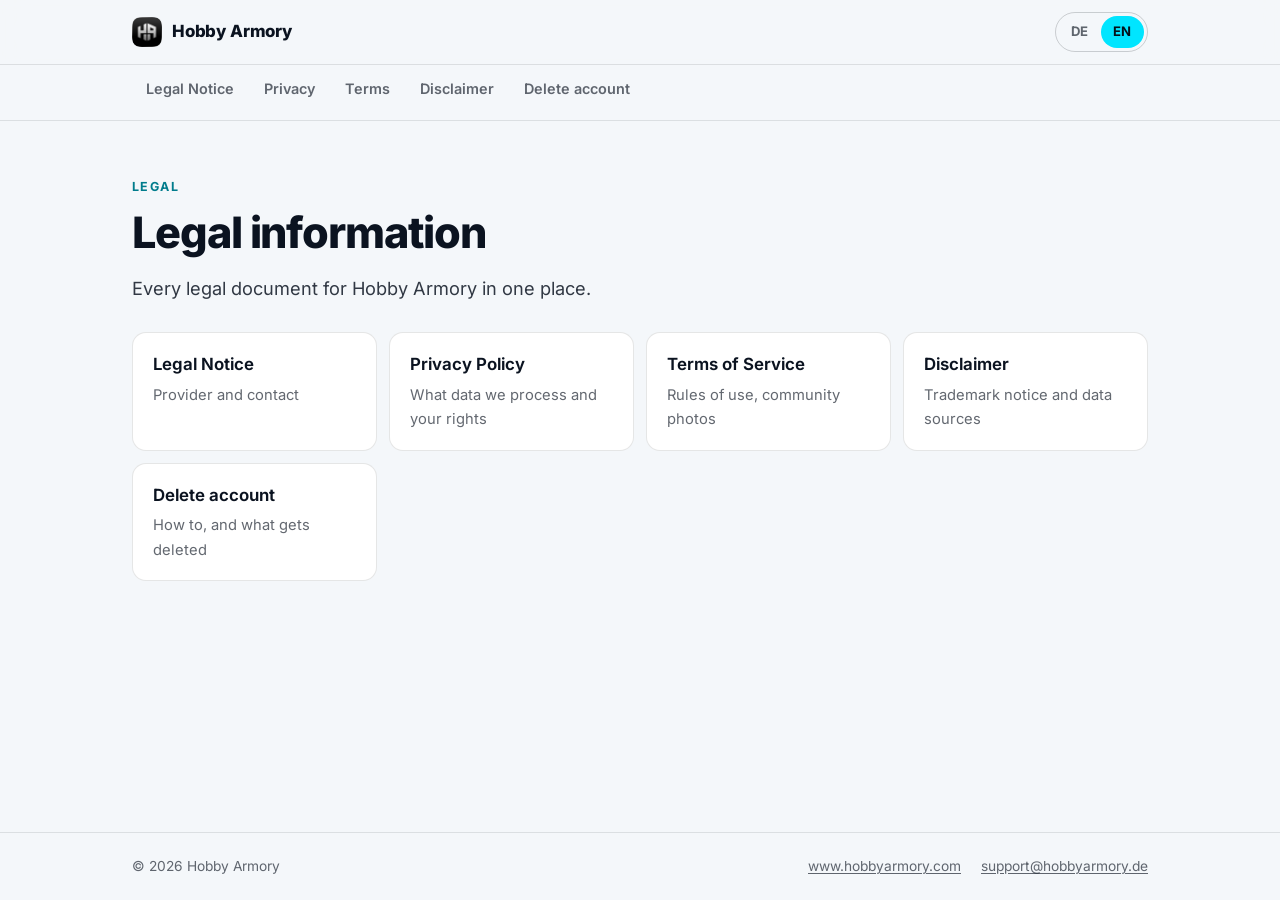
<file: index.html>
<!DOCTYPE html>
<html lang="de" class="no-js">
<head>
<meta charset="utf-8">
<meta name="viewport" content="width=device-width, initial-scale=1">
<title>Rechtliches / Legal · Hobby Armory</title>
<meta name="title-de" content="Rechtliches · Hobby Armory">
<meta name="title-en" content="Legal · Hobby Armory">
<meta name="description" content="Impressum, Datenschutz, AGB, Haftungsausschluss und Kontolöschung für Hobby Armory. Legal notice, privacy policy, terms, disclaimer and account deletion.">
<link rel="canonical" href="https://legal.hobbyarmory.de/">
<meta name="theme-color" content="#060B12">
<link rel="icon" type="image/png" href="/assets/favicon.png">
<link rel="apple-touch-icon" href="/assets/apple-touch-icon.png">
<link rel="stylesheet" href="/assets/legal.css">
<script>(function(){var d=document.documentElement,l=null;try{l=new URLSearchParams(location.search).get('lang')}catch(e){}if(!l)try{l=localStorage.getItem('legal-lang')}catch(e){}if(l!=='de'&&l!=='en')l=/^de\b/i.test(navigator.language||'')?'de':'en';d.classList.remove('no-js');d.classList.add('show-'+l);d.lang=l})();</script>
</head>
<body>
<header class="top"><div class="top-in">
<a class="brand" href="https://www.hobbyarmory.com/"><img src="/assets/logo.png" alt="" width="30" height="30">Hobby Armory</a>
<span class="spacer"></span>
<div class="langs" role="group" aria-label="Sprache / Language"><button type="button" data-lang="de" lang="de">DE</button><button type="button" data-lang="en" lang="en">EN</button></div>
</div></header>
<nav class="docs" aria-label="Rechtliches / Legal"><ul><li><a href="/impressum"><span class="l-de">Impressum</span><span class="l-en">Legal Notice</span></a></li><li><a href="/datenschutz"><span class="l-de">Datenschutz</span><span class="l-en">Privacy</span></a></li><li><a href="/agb"><span class="l-de">AGB</span><span class="l-en">Terms</span></a></li><li><a href="/disclaimer"><span class="l-de">Haftungsausschluss</span><span class="l-en">Disclaimer</span></a></li><li><a href="/delete-account"><span class="l-de">Konto löschen</span><span class="l-en">Delete account</span></a></li></ul></nav>
<main>
<div class="doc"><div>
<p class="eyebrow"><span class="l-de">Rechtliches</span><span class="l-en">Legal</span></p>
<h1><span class="l-de">Rechtliche Informationen</span><span class="l-en">Legal information</span></h1>
<p class="lead"><span class="l-de">Alle rechtlichen Dokumente zu Hobby Armory an einem Ort.</span><span class="l-en">Every legal document for Hobby Armory in one place.</span></p>
<div class="hub-grid"><a class="card hub" href="/impressum"><strong><span class="l-de">Impressum</span><span class="l-en">Legal Notice</span></strong><span class="l-de">Anbieter und Kontakt</span><span class="l-en">Provider and contact</span></a><a class="card hub" href="/datenschutz"><strong><span class="l-de">Datenschutzerklärung</span><span class="l-en">Privacy Policy</span></strong><span class="l-de">Welche Daten wir verarbeiten und Ihre Rechte</span><span class="l-en">What data we process and your rights</span></a><a class="card hub" href="/agb"><strong><span class="l-de">AGB</span><span class="l-en">Terms of Service</span></strong><span class="l-de">Regeln für die Nutzung, Community-Fotos</span><span class="l-en">Rules of use, community photos</span></a><a class="card hub" href="/disclaimer"><strong><span class="l-de">Haftungsausschluss</span><span class="l-en">Disclaimer</span></strong><span class="l-de">Markenhinweis und Datenquellen</span><span class="l-en">Trademark notice and data sources</span></a><a class="card hub" href="/delete-account"><strong><span class="l-de">Konto löschen</span><span class="l-en">Delete account</span></strong><span class="l-de">Anleitung und was gelöscht wird</span><span class="l-en">How to, and what gets deleted</span></a></div>
</div></div>
</main>
<footer><div class="foot-in">
<span>© 2026 Hobby Armory</span>
<span class="spacer"></span>
<a href="https://www.hobbyarmory.com/">www.hobbyarmory.com</a>
<a href="mailto:support@hobbyarmory.de">support@hobbyarmory.de</a>
</div></footer>
<script src="/assets/legal.js" defer></script>
</body>
</html>
</file>
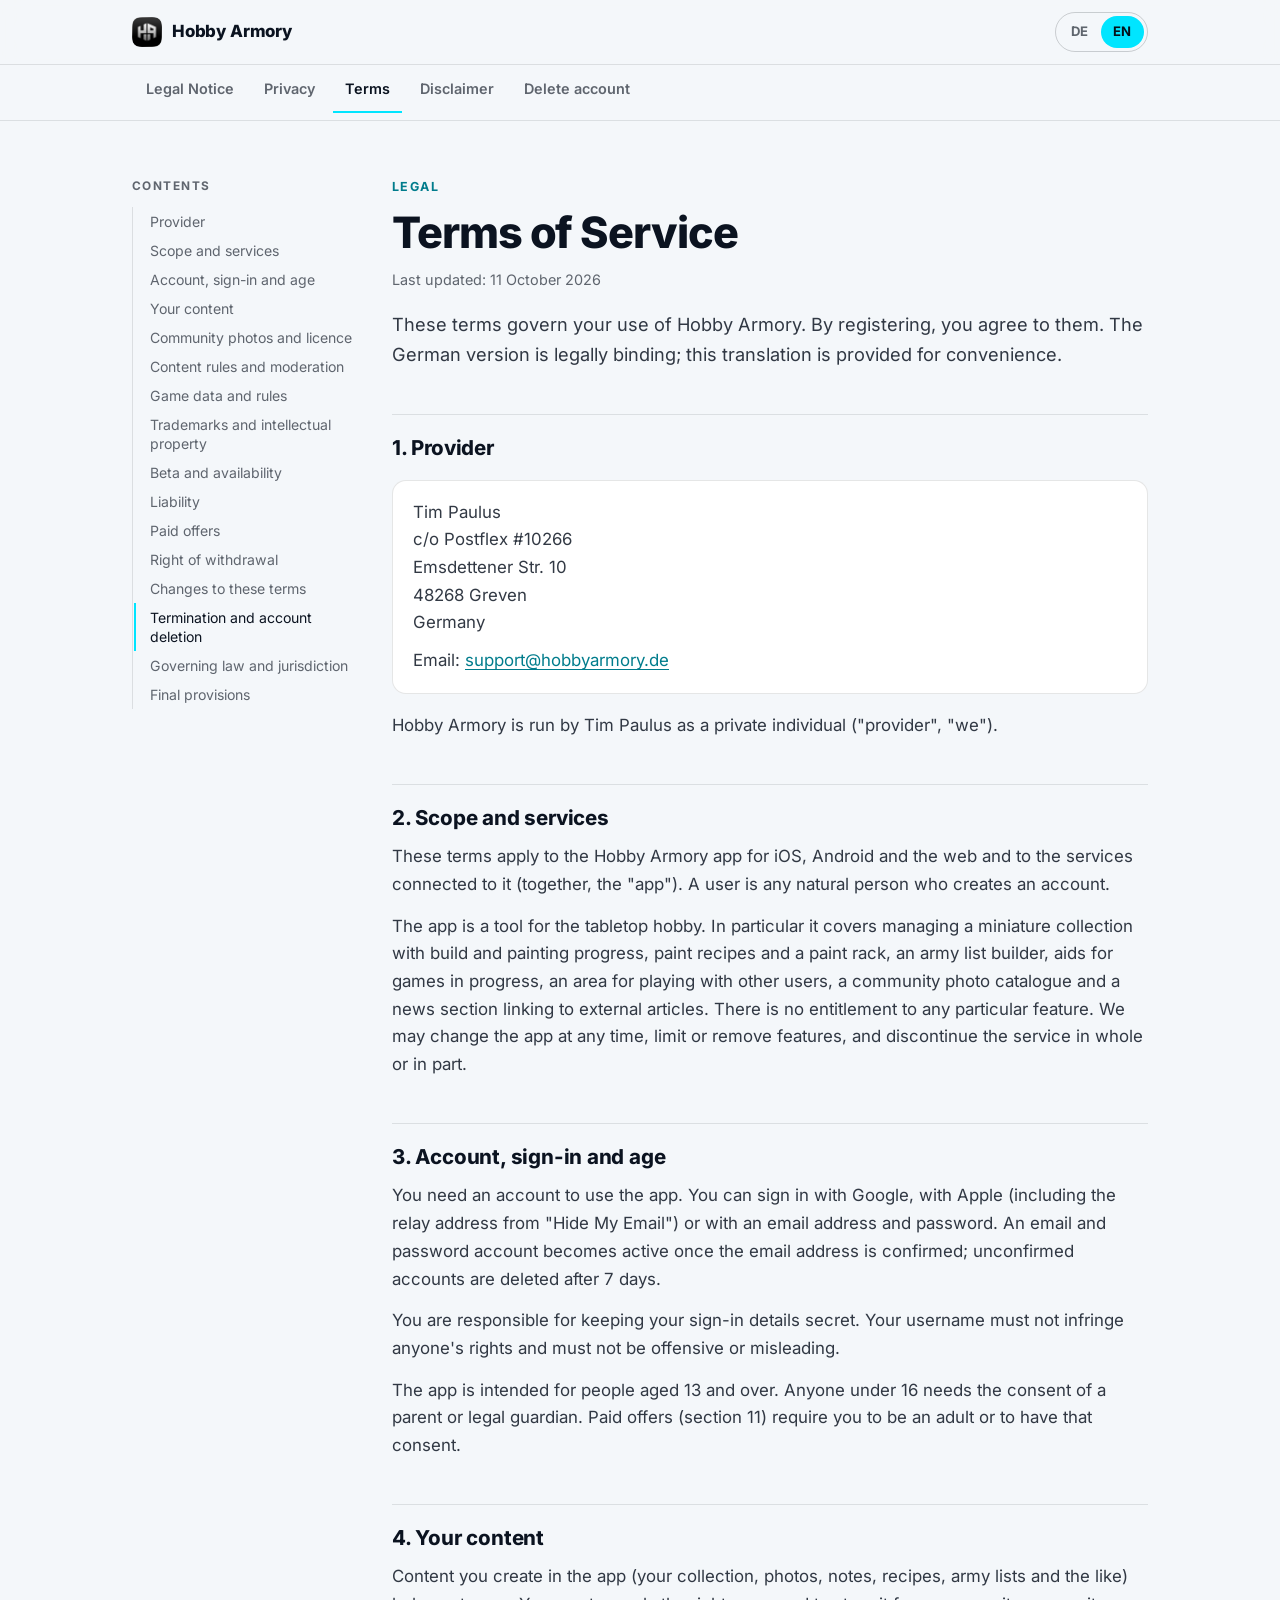
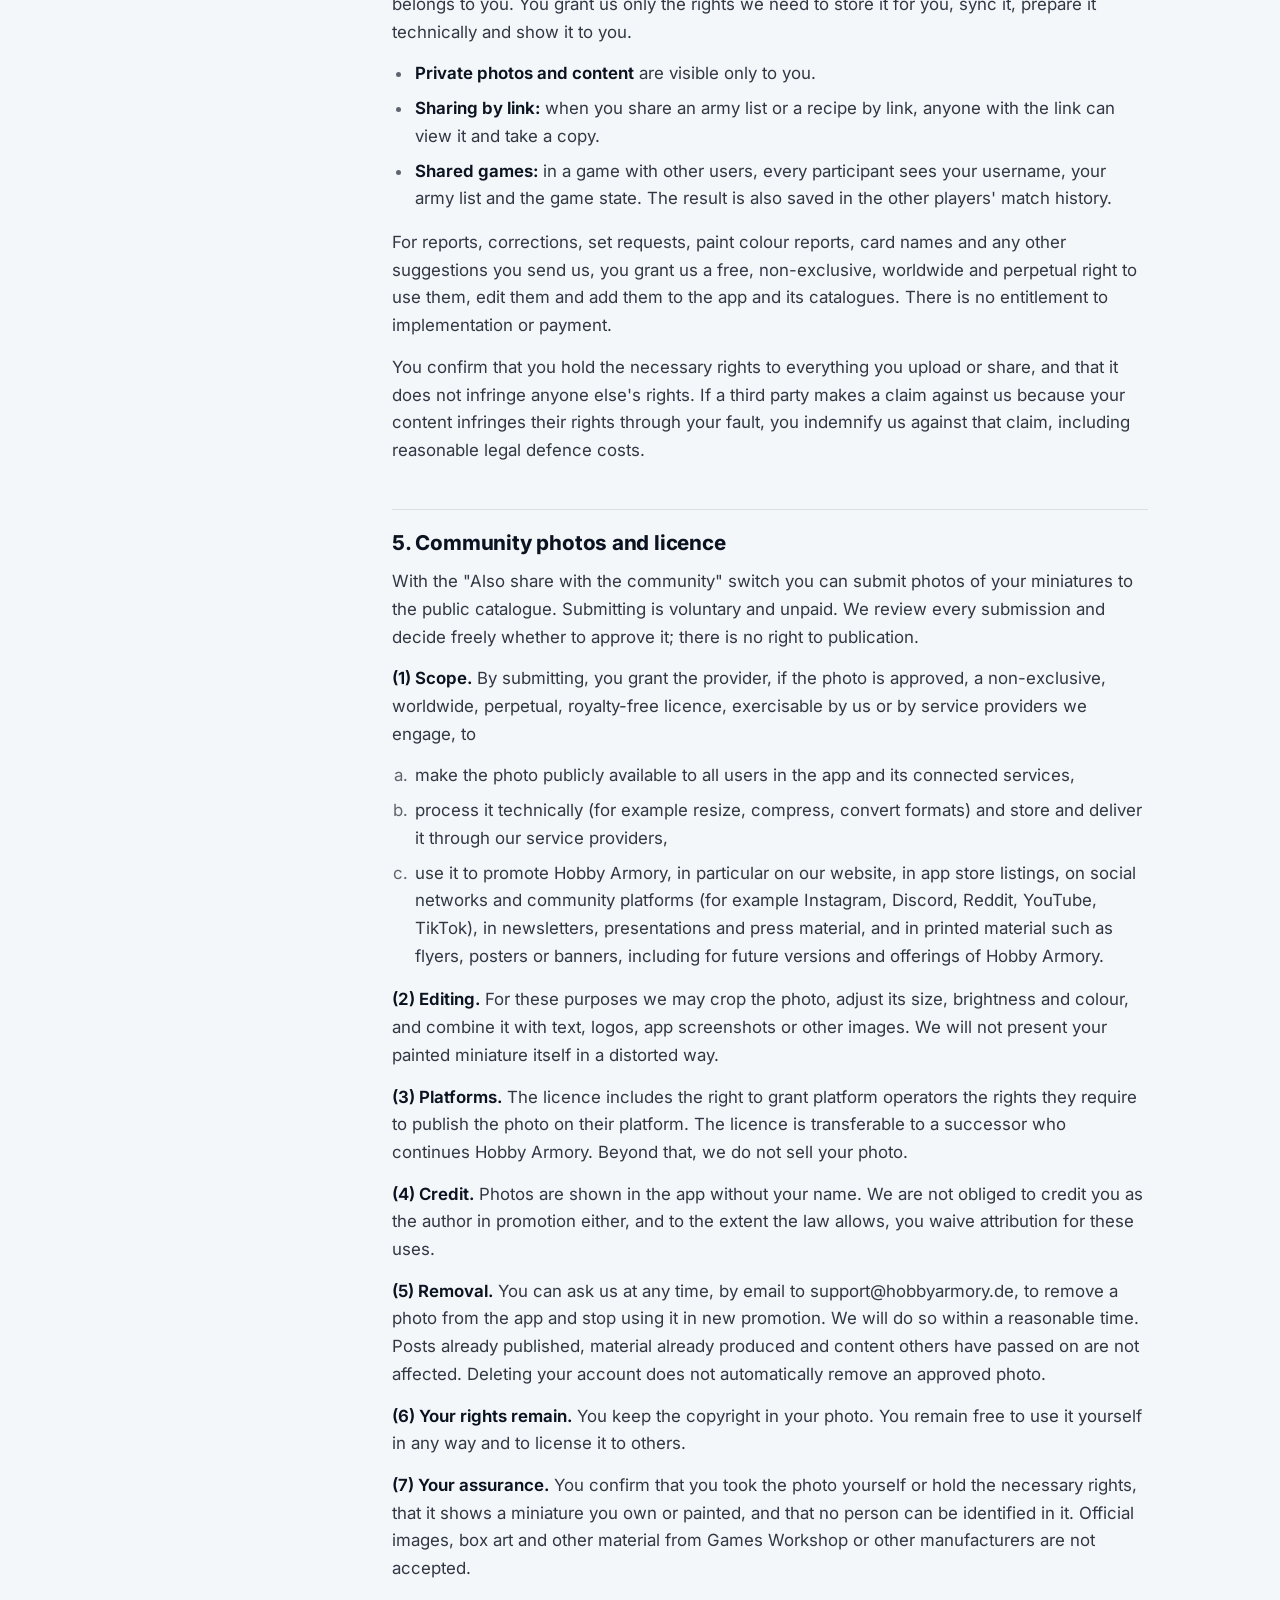
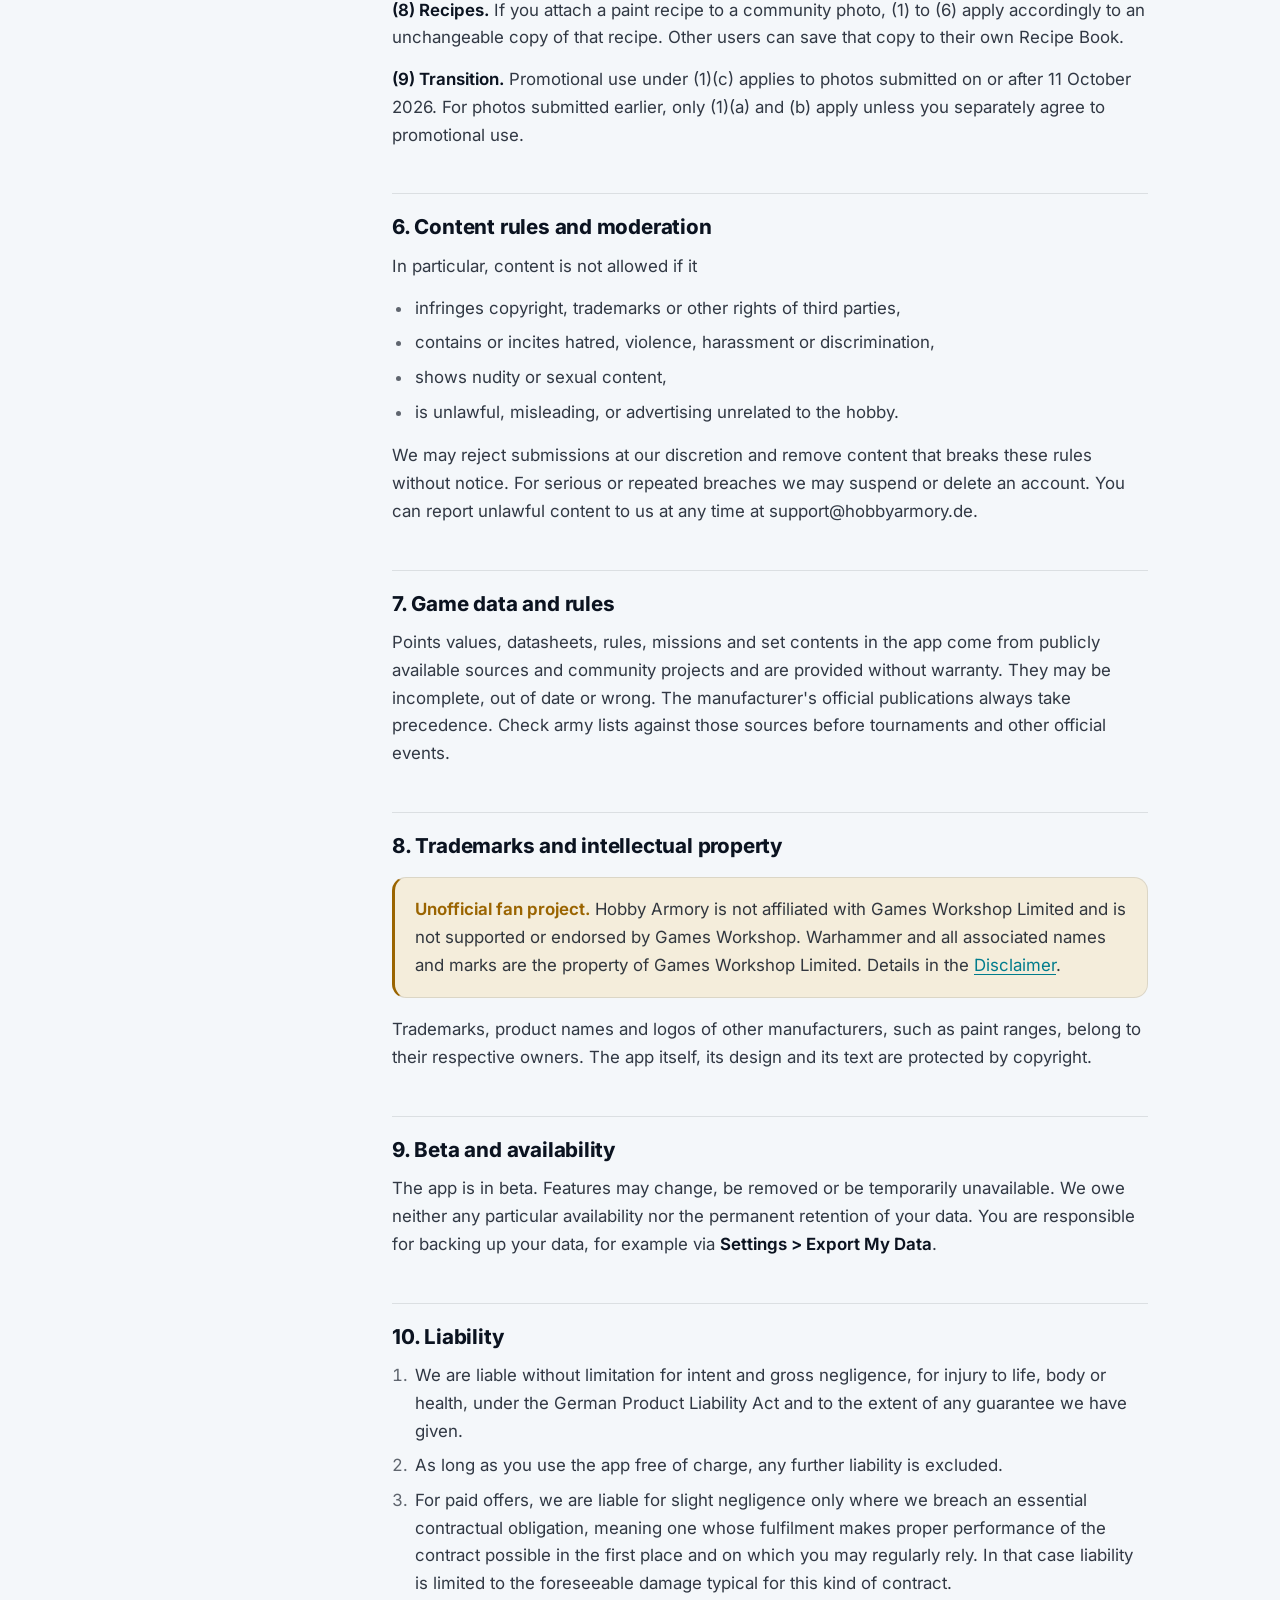
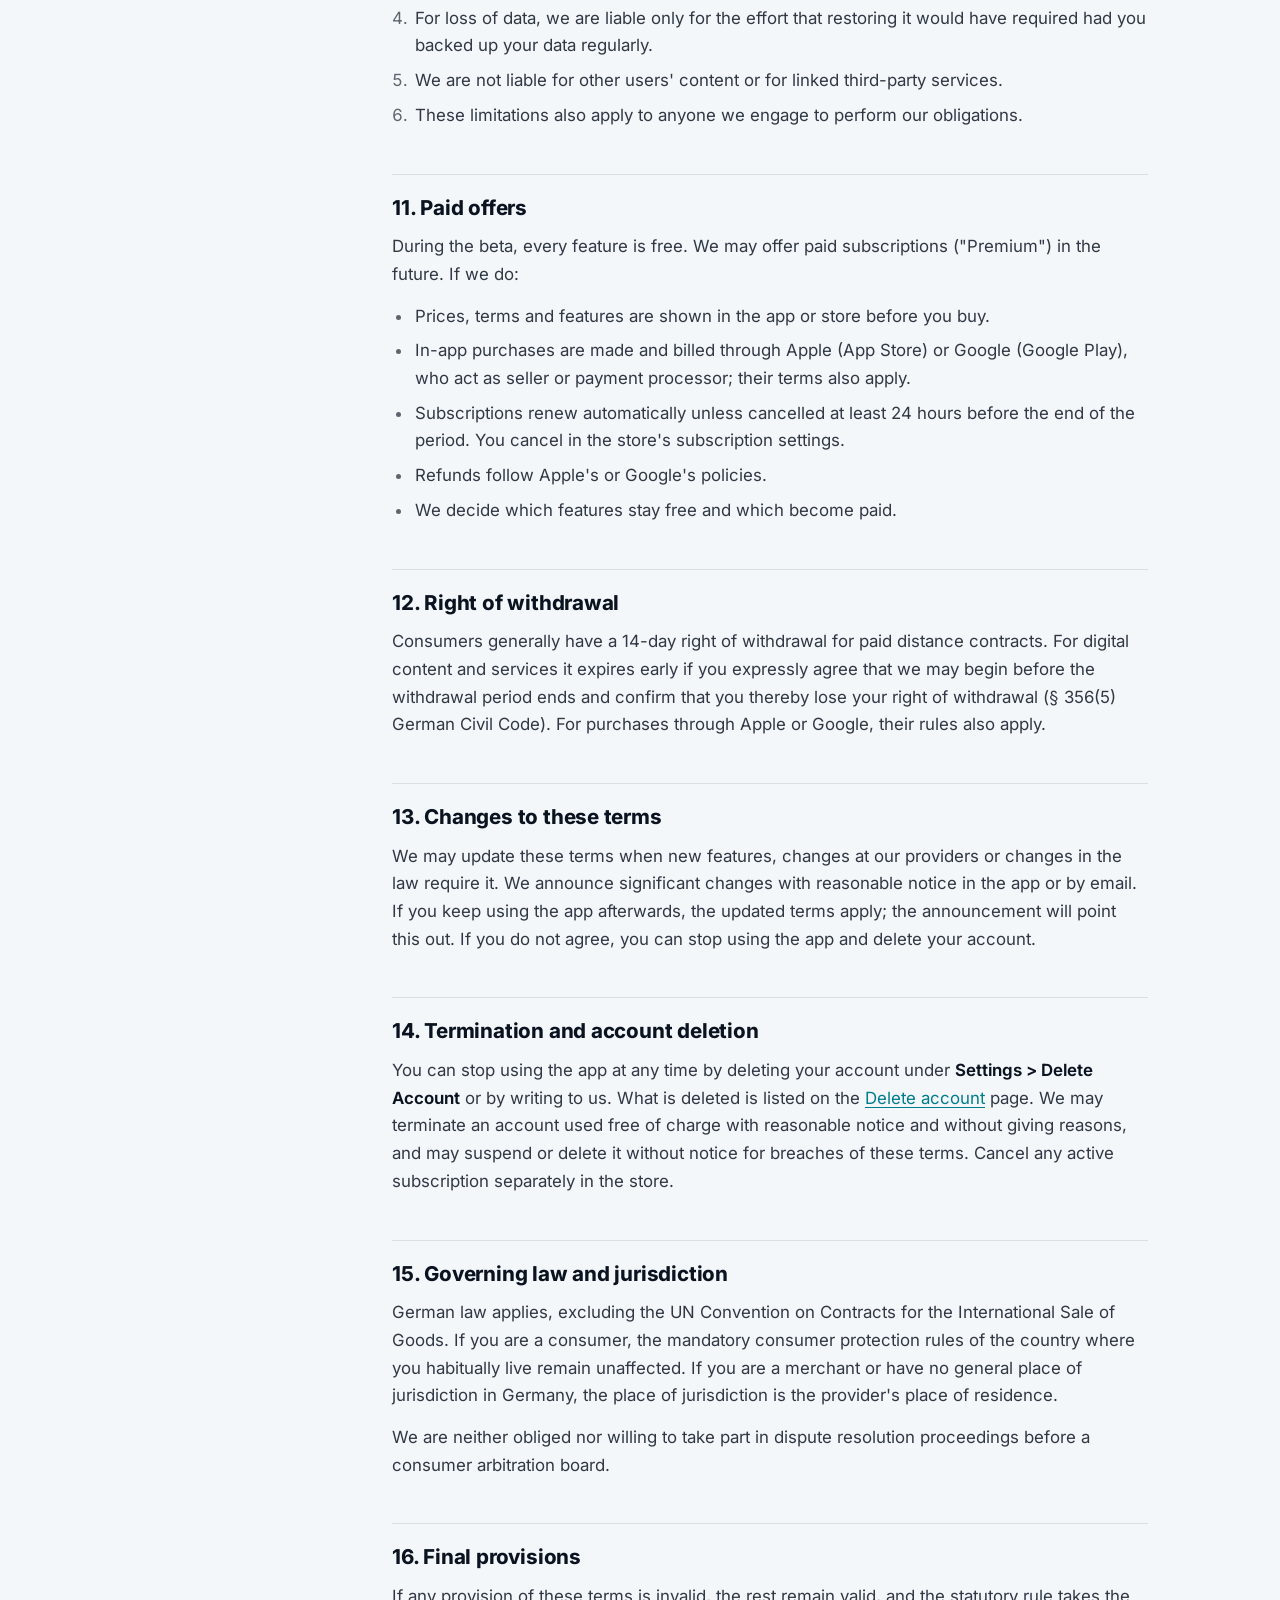
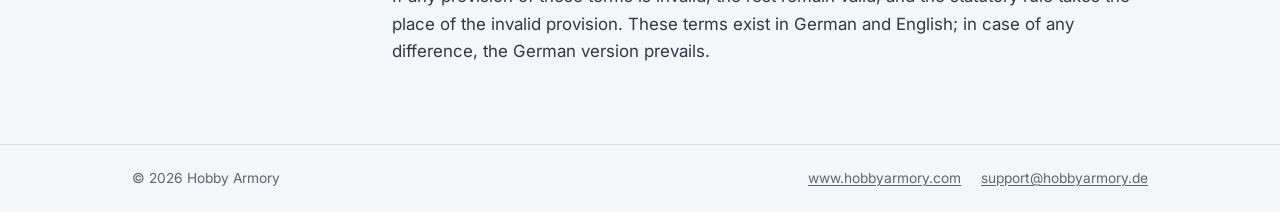
<file: agb.html>
<!DOCTYPE html>
<html lang="de" class="no-js">
<head>
<meta charset="utf-8">
<meta name="viewport" content="width=device-width, initial-scale=1">
<title>Allgemeine Geschäftsbedingungen / Terms of Service · Hobby Armory</title>
<meta name="title-de" content="Allgemeine Geschäftsbedingungen · Hobby Armory">
<meta name="title-en" content="Terms of Service · Hobby Armory">
<meta name="description" content="Nutzungsbedingungen von Hobby Armory, einschließlich der Rechte an Community-Fotos. Terms of service for Hobby Armory, including the licence for community photos.">
<link rel="canonical" href="https://legal.hobbyarmory.de/agb">
<meta name="theme-color" content="#060B12">
<link rel="icon" type="image/png" href="/assets/favicon.png">
<link rel="apple-touch-icon" href="/assets/apple-touch-icon.png">
<link rel="stylesheet" href="/assets/legal.css">
<script>(function(){var d=document.documentElement,l=null;try{l=new URLSearchParams(location.search).get('lang')}catch(e){}if(!l)try{l=localStorage.getItem('legal-lang')}catch(e){}if(l!=='de'&&l!=='en')l=/^de\b/i.test(navigator.language||'')?'de':'en';d.classList.remove('no-js');d.classList.add('show-'+l);d.lang=l})();</script>
</head>
<body>
<header class="top"><div class="top-in">
<a class="brand" href="https://www.hobbyarmory.com/"><img src="/assets/logo.png" alt="" width="30" height="30">Hobby Armory</a>
<span class="spacer"></span>
<div class="langs" role="group" aria-label="Sprache / Language"><button type="button" data-lang="de" lang="de">DE</button><button type="button" data-lang="en" lang="en">EN</button></div>
</div></header>
<nav class="docs" aria-label="Rechtliches / Legal"><ul><li><a href="/impressum"><span class="l-de">Impressum</span><span class="l-en">Legal Notice</span></a></li><li><a href="/datenschutz"><span class="l-de">Datenschutz</span><span class="l-en">Privacy</span></a></li><li><a href="/agb" aria-current="page"><span class="l-de">AGB</span><span class="l-en">Terms</span></a></li><li><a href="/disclaimer"><span class="l-de">Haftungsausschluss</span><span class="l-en">Disclaimer</span></a></li><li><a href="/delete-account"><span class="l-de">Konto löschen</span><span class="l-en">Delete account</span></a></li></ul></nav>
<main>
<div class="doc has-toc">
<div><nav class="toc l-de" data-for="art-de" aria-label="Inhalt"></nav><nav class="toc l-en" data-for="art-en" aria-label="Contents"></nav></div>
<div>
<article id="art-de" class="l-de" lang="de">
<p class="eyebrow">Rechtliches</p>
<h1>Allgemeine Geschäftsbedingungen</h1>
<p class="meta">Stand: 11. Oktober 2026</p>
<p class="lead">Diese Bedingungen regeln die Nutzung von Hobby Armory. Mit der Registrierung erklären Sie sich damit einverstanden.</p>

<h2>1. Anbieter</h2>
<div class="card">
<address>Tim Paulus<br>c/o Postflex #10266<br>Emsdettener Str. 10<br>48268 Greven<br>Deutschland</address>
<p style="margin-top:10px">E-Mail: <a href="mailto:support@hobbyarmory.de">support@hobbyarmory.de</a></p>
</div>
<p>Hobby Armory wird von Tim Paulus als Privatperson betrieben (im Folgenden „Anbieter“, „wir“).</p>

<h2>2. Geltungsbereich und Leistungen</h2>
<p>Diese AGB gelten für die Nutzung der App Hobby Armory für iOS, Android und das Web sowie der damit verbundenen Dienste (zusammen „App“). Nutzer ist jede natürliche Person, die ein Konto anlegt.</p>
<p>Die App ist ein Werkzeug für das Tabletop-Hobby. Sie umfasst insbesondere die Verwaltung einer Miniaturensammlung samt Bau- und Bemalfortschritt, Malrezepte und ein Farbregal, einen Armeelisten-Editor, Hilfen für laufende Partien, einen Bereich für Spiele mit anderen Nutzern, einen Community-Fotokatalog und einen News-Bereich mit Links zu externen Artikeln. Ein Anspruch auf bestimmte Funktionen besteht nicht. Wir können die App jederzeit ändern, Funktionen einschränken oder entfernen und das Angebot ganz oder teilweise einstellen.</p>

<h2>3. Konto, Anmeldung und Alter</h2>
<p>Die Nutzung erfordert ein Konto. Sie können sich mit Google, mit Apple (auch mit der Relay-Adresse aus „E-Mail-Adresse verbergen“) oder mit E-Mail-Adresse und Passwort anmelden. Ein Konto mit E-Mail und Passwort wird erst nach Bestätigung der E-Mail-Adresse aktiv; nicht bestätigte Konten löschen wir nach 7 Tagen.</p>
<p>Sie sind für die Geheimhaltung Ihrer Zugangsdaten verantwortlich. Ihr Nutzername darf keine Rechte Dritter verletzen und nicht beleidigend oder irreführend sein.</p>
<p>Die App richtet sich an Personen ab 13 Jahren. Wer jünger als 16 Jahre ist, benötigt die Zustimmung eines Elternteils oder einer erziehungsberechtigten Person. Kostenpflichtige Angebote (Abschnitt 11) setzen Volljährigkeit oder diese Zustimmung voraus.</p>

<h2>4. Ihre Inhalte</h2>
<p>Inhalte, die Sie in der App anlegen (Sammlung, Fotos, Notizen, Rezepte, Armeelisten und Ähnliches), gehören Ihnen. Sie räumen uns daran nur die Rechte ein, die nötig sind, um sie für Sie zu speichern, zu synchronisieren, technisch aufzubereiten und Ihnen anzuzeigen.</p>
<ul>
<li><strong>Private Fotos und Inhalte</strong> sind nur für Sie sichtbar.</li>
<li><strong>Teilen per Link:</strong> Teilen Sie eine Armeeliste oder ein Rezept per Link, kann jeder mit dem Link diesen Inhalt sehen und eine Kopie davon übernehmen.</li>
<li><strong>Gemeinsame Partien:</strong> In einer Partie mit anderen Nutzern sehen alle Teilnehmer Ihren Nutzernamen, Ihre Armeeliste und den Spielstand. Das Ergebnis wird auch in der Spielhistorie Ihrer Mitspieler gespeichert.</li>
</ul>
<p>Für Meldungen, Korrekturen, Set-Anfragen, Farbmeldungen, Kartennamen und sonstige Vorschläge, die Sie uns schicken, räumen Sie uns ein unentgeltliches, nicht ausschließliches, räumlich und zeitlich unbeschränktes Recht ein, sie zu verwenden, zu bearbeiten und in die App und ihre Kataloge zu übernehmen. Ein Anspruch auf Umsetzung oder Vergütung besteht nicht.</p>
<p>Sie versichern, dass Sie an allem, was Sie hochladen oder teilen, die nötigen Rechte besitzen und dass es keine Rechte Dritter verletzt. Werden wir wegen einer von Ihnen zu vertretenden Rechtsverletzung durch Ihre Inhalte von Dritten in Anspruch genommen, stellen Sie uns von diesen Ansprüchen einschließlich der angemessenen Kosten der Rechtsverteidigung frei.</p>

<h2>5. Community-Fotos und Nutzungsrechte</h2>
<p>Über den Schalter „Auch mit der Community teilen“ können Sie Fotos Ihrer Miniaturen für den öffentlichen Katalog einreichen. Die Einreichung ist freiwillig und unentgeltlich. Wir prüfen jede Einsendung und entscheiden frei über die Freigabe; ein Anspruch auf Veröffentlichung besteht nicht.</p>
<p><strong>(1) Umfang.</strong> Mit der Einreichung räumen Sie dem Anbieter für den Fall der Freigabe ein einfaches (nicht ausschließliches), räumlich und zeitlich unbeschränktes, unentgeltliches Recht ein, das Foto selbst oder durch beauftragte Dienstleister</p>
<ol type="a">
<li>in der App und den zugehörigen Diensten allen Nutzern öffentlich zugänglich zu machen,</li>
<li>technisch zu bearbeiten (etwa skalieren, komprimieren, in andere Formate umwandeln) und über unsere Dienstleister zu speichern und auszuliefern,</li>
<li>zur Bewerbung von Hobby Armory zu verwenden, insbesondere auf unserer Website, in Einträgen in App Stores, in sozialen Netzwerken und Community-Plattformen (zum Beispiel Instagram, Discord, Reddit, YouTube, TikTok), in Newslettern, Präsentationen und Pressematerial sowie in gedruckten Materialien wie Flyern, Postern oder Bannern, jeweils auch für künftige Versionen und Angebote von Hobby Armory.</li>
</ol>
<p><strong>(2) Bearbeitung.</strong> Für diese Zwecke dürfen wir das Foto zuschneiden, in Größe, Helligkeit und Farbe anpassen und mit Text, Logos, App-Screenshots oder anderen Bildern kombinieren. Ihre bemalte Miniatur selbst stellen wir nicht entstellt dar.</p>
<p><strong>(3) Plattformen.</strong> Das Recht umfasst die Befugnis, Betreibern von Plattformen die Rechte einzuräumen, die für eine Veröffentlichung auf der jeweiligen Plattform erforderlich sind. Das Recht ist auf einen Rechtsnachfolger übertragbar, der Hobby Armory fortführt. Darüber hinaus verkaufen wir Ihr Foto nicht.</p>
<p><strong>(4) Namensnennung.</strong> Fotos werden in der App ohne Ihren Namen angezeigt. Auch bei Werbung sind wir nicht verpflichtet, Sie als Urheber zu nennen; insoweit verzichten Sie auf die Urheberbenennung, soweit das gesetzlich zulässig ist.</p>
<p><strong>(5) Entfernung.</strong> Sie können jederzeit per E-Mail an support@hobbyarmory.de verlangen, dass wir ein Foto aus der App entfernen und nicht mehr für neue Werbung verwenden. Wir setzen das in angemessener Frist um. Bereits veröffentlichte Beiträge, erstellte Materialien und Inhalte, die Dritte weiterverbreitet haben, sind davon nicht erfasst. Mit der Löschung Ihres Kontos wird ein freigegebenes Foto nicht automatisch entfernt.</p>
<p><strong>(6) Ihre Rechte bleiben.</strong> Das Urheberrecht an Ihrem Foto bleibt bei Ihnen. Sie dürfen es weiterhin uneingeschränkt selbst nutzen und anderen Lizenzen daran einräumen.</p>
<p><strong>(7) Ihre Zusicherung.</strong> Sie versichern, dass Sie das Foto selbst aufgenommen haben oder über die nötigen Rechte verfügen, dass es Ihre eigene oder eine von Ihnen bemalte Miniatur zeigt und dass darauf keine Personen erkennbar sind. Offizielle Bilder, Box-Artworks und anderes Material von Games Workshop oder anderen Herstellern werden nicht angenommen.</p>
<p><strong>(8) Rezepte.</strong> Hängen Sie ein Malrezept an ein Community-Foto, gelten (1) bis (6) für eine unveränderliche Kopie dieses Rezepts entsprechend. Andere Nutzer können diese Kopie in ihr eigenes Rezeptbuch übernehmen.</p>
<p><strong>(9) Übergang.</strong> Die Nutzung zu Werbezwecken nach (1) c) gilt für Fotos, die ab dem 11. Oktober 2026 eingereicht werden. Für zuvor eingereichte Fotos bleibt es bei (1) a) und b), sofern Sie der Werbenutzung nicht gesondert zustimmen.</p>

<h2>6. Inhaltsrichtlinien und Moderation</h2>
<p>Nicht erlaubt sind insbesondere Inhalte, die</p>
<ul>
<li>Urheber-, Marken- oder andere Rechte Dritter verletzen,</li>
<li>Hass, Gewalt, Belästigung oder Diskriminierung enthalten oder dazu aufrufen,</li>
<li>Nacktheit oder sexuelle Inhalte zeigen,</li>
<li>rechtswidrig, irreführend oder Werbung ohne Bezug zum Hobby sind.</li>
</ul>
<p>Wir können Einsendungen nach eigenem Ermessen ablehnen und Inhalte, die gegen diese Regeln verstoßen, ohne Ankündigung entfernen. Bei schweren oder wiederholten Verstößen können wir ein Konto sperren oder löschen. Rechtswidrige Inhalte können Sie uns jederzeit an support@hobbyarmory.de melden.</p>

<h2>7. Spieldaten und Regeln</h2>
<p>Punktwerte, Datenblätter, Regeln, Missionen und Setinhalte in der App stammen aus öffentlich zugänglichen Quellen und Community-Projekten und werden ohne Gewähr bereitgestellt. Sie können unvollständig, veraltet oder fehlerhaft sein. Maßgeblich sind immer die offiziellen Veröffentlichungen des jeweiligen Herstellers. Prüfen Sie Armeelisten vor Turnieren und anderen offiziellen Veranstaltungen anhand dieser Quellen.</p>

<h2>8. Marken und geistiges Eigentum</h2>
<div class="card warn">
<p><strong>Inoffizielles Fanprojekt.</strong> Hobby Armory steht in keiner Verbindung zu Games Workshop Limited und wird von Games Workshop weder unterstützt noch gebilligt. Warhammer und alle zugehörigen Namen und Marken sind Eigentum von Games Workshop Limited. Einzelheiten im <a href="/disclaimer">Haftungsausschluss</a>.</p>
</div>
<p>Marken, Produktnamen und Logos anderer Hersteller, etwa von Farben, gehören ihren jeweiligen Inhabern. Die App selbst, ihr Design und ihre Texte sind urheberrechtlich geschützt.</p>

<h2>9. Beta-Phase und Verfügbarkeit</h2>
<p>Die App befindet sich in der Beta-Phase. Funktionen können sich ändern, wegfallen oder zeitweise nicht erreichbar sein. Wir schulden weder eine bestimmte Verfügbarkeit noch den dauerhaften Erhalt Ihrer Daten. Für die Sicherung Ihrer Daten sind Sie selbst verantwortlich, etwa über <strong>Einstellungen &gt; Export My Data</strong>.</p>

<h2>10. Haftung</h2>
<ol>
<li>Wir haften unbeschränkt bei Vorsatz und grober Fahrlässigkeit, bei Verletzung von Leben, Körper oder Gesundheit, nach dem Produkthaftungsgesetz und im Umfang einer übernommenen Garantie.</li>
<li>Solange Sie die App unentgeltlich nutzen, ist die Haftung im Übrigen ausgeschlossen.</li>
<li>Bei kostenpflichtigen Angeboten haften wir für leichte Fahrlässigkeit nur bei Verletzung einer wesentlichen Vertragspflicht, also einer Pflicht, deren Erfüllung die ordnungsgemäße Durchführung des Vertrags erst ermöglicht und auf deren Einhaltung Sie regelmäßig vertrauen dürfen. In diesem Fall ist die Haftung auf den vorhersehbaren, vertragstypischen Schaden begrenzt.</li>
<li>Bei Datenverlust haften wir nur für den Aufwand, der bei regelmäßiger Datensicherung durch Sie zur Wiederherstellung erforderlich gewesen wäre.</li>
<li>Für Inhalte anderer Nutzer und für verlinkte Angebote Dritter haften wir nicht.</li>
<li>Diese Beschränkungen gelten auch für Personen, die wir zur Erfüllung einsetzen.</li>
</ol>

<h2>11. Kostenpflichtige Angebote</h2>
<p>Während der Beta-Phase sind alle Funktionen kostenlos. Wir können künftig kostenpflichtige Abonnements („Premium“) anbieten. Dann gilt:</p>
<ul>
<li>Preise, Laufzeiten und Leistungen werden vor dem Kauf in der App bzw. im Store angezeigt.</li>
<li>Käufe in der App werden über Apple (App Store) oder Google (Google Play) abgeschlossen und abgerechnet; diese sind Verkäufer bzw. Zahlungsabwickler, und es gelten zusätzlich deren Bedingungen.</li>
<li>Abonnements verlängern sich automatisch, wenn sie nicht spätestens 24 Stunden vor Ende des Zeitraums gekündigt werden. Die Kündigung erfolgt in der Abonnementverwaltung des jeweiligen Stores.</li>
<li>Erstattungen richten sich nach den Richtlinien von Apple bzw. Google.</li>
<li>Wir können festlegen, welche Funktionen kostenlos bleiben und welche kostenpflichtig werden.</li>
</ul>

<h2>12. Widerrufsrecht</h2>
<p>Verbrauchern steht bei kostenpflichtigen Verträgen im Fernabsatz grundsätzlich ein 14-tägiges Widerrufsrecht zu. Bei digitalen Inhalten und Diensten erlischt es vorzeitig, wenn Sie ausdrücklich zustimmen, dass wir vor Ablauf der Widerrufsfrist mit der Leistung beginnen, und bestätigen, dass Sie dadurch Ihr Widerrufsrecht verlieren (§ 356 Abs. 5 BGB). Für Käufe über Apple oder Google gelten ergänzend deren Regeln.</p>

<h2>13. Änderungen dieser AGB</h2>
<p>Wir können diese AGB anpassen, wenn neue Funktionen, Änderungen bei Dienstleistern oder der Rechtslage das erfordern. Wesentliche Änderungen teilen wir mit angemessener Frist in der App oder per E-Mail mit. Nutzen Sie die App danach weiter, gelten die geänderten AGB; darauf weisen wir in der Mitteilung hin. Sind Sie nicht einverstanden, können Sie die Nutzung beenden und Ihr Konto löschen.</p>

<h2>14. Kündigung und Kontolöschung</h2>
<p>Sie können die Nutzung jederzeit beenden, indem Sie Ihr Konto in der App unter <strong>Einstellungen &gt; Delete Account</strong> löschen oder uns schreiben. Was dabei gelöscht wird, steht auf der Seite <a href="/delete-account">Konto löschen</a>. Wir können ein unentgeltlich genutztes Konto mit angemessener Frist ohne Angabe von Gründen kündigen, bei Verstößen gegen diese AGB auch fristlos sperren oder löschen. Aktive Abonnements kündigen Sie gesondert im Store.</p>

<h2>15. Anwendbares Recht und Gerichtsstand</h2>
<p>Es gilt das Recht der Bundesrepublik Deutschland unter Ausschluss des UN-Kaufrechts. Sind Sie Verbraucher, bleiben die zwingenden Verbraucherschutzvorschriften des Staates, in dem Sie Ihren gewöhnlichen Aufenthalt haben, unberührt. Sind Sie Kaufmann oder haben Sie keinen allgemeinen Gerichtsstand in Deutschland, ist Gerichtsstand der Wohnsitz des Anbieters.</p>
<p>Wir sind nicht verpflichtet und nicht bereit, an einem Streitbeilegungsverfahren vor einer Verbraucherschlichtungsstelle teilzunehmen.</p>

<h2>16. Schlussbestimmungen</h2>
<p>Ist eine Bestimmung dieser AGB unwirksam, bleiben die übrigen wirksam; an die Stelle der unwirksamen Bestimmung tritt die gesetzliche Regelung. Diese AGB liegen auf Deutsch und Englisch vor; bei Abweichungen gilt die deutsche Fassung.</p>
</article>
<article id="art-en" class="l-en" lang="en">
<p class="eyebrow">Legal</p>
<h1>Terms of Service</h1>
<p class="meta">Last updated: 11 October 2026</p>
<p class="lead">These terms govern your use of Hobby Armory. By registering, you agree to them. The German version is legally binding; this translation is provided for convenience.</p>

<h2>1. Provider</h2>
<div class="card">
<address>Tim Paulus<br>c/o Postflex #10266<br>Emsdettener Str. 10<br>48268 Greven<br>Germany</address>
<p style="margin-top:10px">Email: <a href="mailto:support@hobbyarmory.de">support@hobbyarmory.de</a></p>
</div>
<p>Hobby Armory is run by Tim Paulus as a private individual ("provider", "we").</p>

<h2>2. Scope and services</h2>
<p>These terms apply to the Hobby Armory app for iOS, Android and the web and to the services connected to it (together, the "app"). A user is any natural person who creates an account.</p>
<p>The app is a tool for the tabletop hobby. In particular it covers managing a miniature collection with build and painting progress, paint recipes and a paint rack, an army list builder, aids for games in progress, an area for playing with other users, a community photo catalogue and a news section linking to external articles. There is no entitlement to any particular feature. We may change the app at any time, limit or remove features, and discontinue the service in whole or in part.</p>

<h2>3. Account, sign-in and age</h2>
<p>You need an account to use the app. You can sign in with Google, with Apple (including the relay address from "Hide My Email") or with an email address and password. An email and password account becomes active once the email address is confirmed; unconfirmed accounts are deleted after 7 days.</p>
<p>You are responsible for keeping your sign-in details secret. Your username must not infringe anyone's rights and must not be offensive or misleading.</p>
<p>The app is intended for people aged 13 and over. Anyone under 16 needs the consent of a parent or legal guardian. Paid offers (section 11) require you to be an adult or to have that consent.</p>

<h2>4. Your content</h2>
<p>Content you create in the app (your collection, photos, notes, recipes, army lists and the like) belongs to you. You grant us only the rights we need to store it for you, sync it, prepare it technically and show it to you.</p>
<ul>
<li><strong>Private photos and content</strong> are visible only to you.</li>
<li><strong>Sharing by link:</strong> when you share an army list or a recipe by link, anyone with the link can view it and take a copy.</li>
<li><strong>Shared games:</strong> in a game with other users, every participant sees your username, your army list and the game state. The result is also saved in the other players' match history.</li>
</ul>
<p>For reports, corrections, set requests, paint colour reports, card names and any other suggestions you send us, you grant us a free, non-exclusive, worldwide and perpetual right to use them, edit them and add them to the app and its catalogues. There is no entitlement to implementation or payment.</p>
<p>You confirm that you hold the necessary rights to everything you upload or share, and that it does not infringe anyone else's rights. If a third party makes a claim against us because your content infringes their rights through your fault, you indemnify us against that claim, including reasonable legal defence costs.</p>

<h2>5. Community photos and licence</h2>
<p>With the "Also share with the community" switch you can submit photos of your miniatures to the public catalogue. Submitting is voluntary and unpaid. We review every submission and decide freely whether to approve it; there is no right to publication.</p>
<p><strong>(1) Scope.</strong> By submitting, you grant the provider, if the photo is approved, a non-exclusive, worldwide, perpetual, royalty-free licence, exercisable by us or by service providers we engage, to</p>
<ol type="a">
<li>make the photo publicly available to all users in the app and its connected services,</li>
<li>process it technically (for example resize, compress, convert formats) and store and deliver it through our service providers,</li>
<li>use it to promote Hobby Armory, in particular on our website, in app store listings, on social networks and community platforms (for example Instagram, Discord, Reddit, YouTube, TikTok), in newsletters, presentations and press material, and in printed material such as flyers, posters or banners, including for future versions and offerings of Hobby Armory.</li>
</ol>
<p><strong>(2) Editing.</strong> For these purposes we may crop the photo, adjust its size, brightness and colour, and combine it with text, logos, app screenshots or other images. We will not present your painted miniature itself in a distorted way.</p>
<p><strong>(3) Platforms.</strong> The licence includes the right to grant platform operators the rights they require to publish the photo on their platform. The licence is transferable to a successor who continues Hobby Armory. Beyond that, we do not sell your photo.</p>
<p><strong>(4) Credit.</strong> Photos are shown in the app without your name. We are not obliged to credit you as the author in promotion either, and to the extent the law allows, you waive attribution for these uses.</p>
<p><strong>(5) Removal.</strong> You can ask us at any time, by email to support@hobbyarmory.de, to remove a photo from the app and stop using it in new promotion. We will do so within a reasonable time. Posts already published, material already produced and content others have passed on are not affected. Deleting your account does not automatically remove an approved photo.</p>
<p><strong>(6) Your rights remain.</strong> You keep the copyright in your photo. You remain free to use it yourself in any way and to license it to others.</p>
<p><strong>(7) Your assurance.</strong> You confirm that you took the photo yourself or hold the necessary rights, that it shows a miniature you own or painted, and that no person can be identified in it. Official images, box art and other material from Games Workshop or other manufacturers are not accepted.</p>
<p><strong>(8) Recipes.</strong> If you attach a paint recipe to a community photo, (1) to (6) apply accordingly to an unchangeable copy of that recipe. Other users can save that copy to their own Recipe Book.</p>
<p><strong>(9) Transition.</strong> Promotional use under (1)(c) applies to photos submitted on or after 11 October 2026. For photos submitted earlier, only (1)(a) and (b) apply unless you separately agree to promotional use.</p>

<h2>6. Content rules and moderation</h2>
<p>In particular, content is not allowed if it</p>
<ul>
<li>infringes copyright, trademarks or other rights of third parties,</li>
<li>contains or incites hatred, violence, harassment or discrimination,</li>
<li>shows nudity or sexual content,</li>
<li>is unlawful, misleading, or advertising unrelated to the hobby.</li>
</ul>
<p>We may reject submissions at our discretion and remove content that breaks these rules without notice. For serious or repeated breaches we may suspend or delete an account. You can report unlawful content to us at any time at support@hobbyarmory.de.</p>

<h2>7. Game data and rules</h2>
<p>Points values, datasheets, rules, missions and set contents in the app come from publicly available sources and community projects and are provided without warranty. They may be incomplete, out of date or wrong. The manufacturer's official publications always take precedence. Check army lists against those sources before tournaments and other official events.</p>

<h2>8. Trademarks and intellectual property</h2>
<div class="card warn">
<p><strong>Unofficial fan project.</strong> Hobby Armory is not affiliated with Games Workshop Limited and is not supported or endorsed by Games Workshop. Warhammer and all associated names and marks are the property of Games Workshop Limited. Details in the <a href="/disclaimer">Disclaimer</a>.</p>
</div>
<p>Trademarks, product names and logos of other manufacturers, such as paint ranges, belong to their respective owners. The app itself, its design and its text are protected by copyright.</p>

<h2>9. Beta and availability</h2>
<p>The app is in beta. Features may change, be removed or be temporarily unavailable. We owe neither any particular availability nor the permanent retention of your data. You are responsible for backing up your data, for example via <strong>Settings &gt; Export My Data</strong>.</p>

<h2>10. Liability</h2>
<ol>
<li>We are liable without limitation for intent and gross negligence, for injury to life, body or health, under the German Product Liability Act and to the extent of any guarantee we have given.</li>
<li>As long as you use the app free of charge, any further liability is excluded.</li>
<li>For paid offers, we are liable for slight negligence only where we breach an essential contractual obligation, meaning one whose fulfilment makes proper performance of the contract possible in the first place and on which you may regularly rely. In that case liability is limited to the foreseeable damage typical for this kind of contract.</li>
<li>For loss of data, we are liable only for the effort that restoring it would have required had you backed up your data regularly.</li>
<li>We are not liable for other users' content or for linked third-party services.</li>
<li>These limitations also apply to anyone we engage to perform our obligations.</li>
</ol>

<h2>11. Paid offers</h2>
<p>During the beta, every feature is free. We may offer paid subscriptions ("Premium") in the future. If we do:</p>
<ul>
<li>Prices, terms and features are shown in the app or store before you buy.</li>
<li>In-app purchases are made and billed through Apple (App Store) or Google (Google Play), who act as seller or payment processor; their terms also apply.</li>
<li>Subscriptions renew automatically unless cancelled at least 24 hours before the end of the period. You cancel in the store's subscription settings.</li>
<li>Refunds follow Apple's or Google's policies.</li>
<li>We decide which features stay free and which become paid.</li>
</ul>

<h2>12. Right of withdrawal</h2>
<p>Consumers generally have a 14-day right of withdrawal for paid distance contracts. For digital content and services it expires early if you expressly agree that we may begin before the withdrawal period ends and confirm that you thereby lose your right of withdrawal (§ 356(5) German Civil Code). For purchases through Apple or Google, their rules also apply.</p>

<h2>13. Changes to these terms</h2>
<p>We may update these terms when new features, changes at our providers or changes in the law require it. We announce significant changes with reasonable notice in the app or by email. If you keep using the app afterwards, the updated terms apply; the announcement will point this out. If you do not agree, you can stop using the app and delete your account.</p>

<h2>14. Termination and account deletion</h2>
<p>You can stop using the app at any time by deleting your account under <strong>Settings &gt; Delete Account</strong> or by writing to us. What is deleted is listed on the <a href="/delete-account">Delete account</a> page. We may terminate an account used free of charge with reasonable notice and without giving reasons, and may suspend or delete it without notice for breaches of these terms. Cancel any active subscription separately in the store.</p>

<h2>15. Governing law and jurisdiction</h2>
<p>German law applies, excluding the UN Convention on Contracts for the International Sale of Goods. If you are a consumer, the mandatory consumer protection rules of the country where you habitually live remain unaffected. If you are a merchant or have no general place of jurisdiction in Germany, the place of jurisdiction is the provider's place of residence.</p>
<p>We are neither obliged nor willing to take part in dispute resolution proceedings before a consumer arbitration board.</p>

<h2>16. Final provisions</h2>
<p>If any provision of these terms is invalid, the rest remain valid, and the statutory rule takes the place of the invalid provision. These terms exist in German and English; in case of any difference, the German version prevails.</p>
</article>
</div>
</div>
</main>
<footer><div class="foot-in">
<span>© 2026 Hobby Armory</span>
<span class="spacer"></span>
<a href="https://www.hobbyarmory.com/">www.hobbyarmory.com</a>
<a href="mailto:support@hobbyarmory.de">support@hobbyarmory.de</a>
</div></footer>
<script src="/assets/legal.js" defer></script>
</body>
</html>
</file>
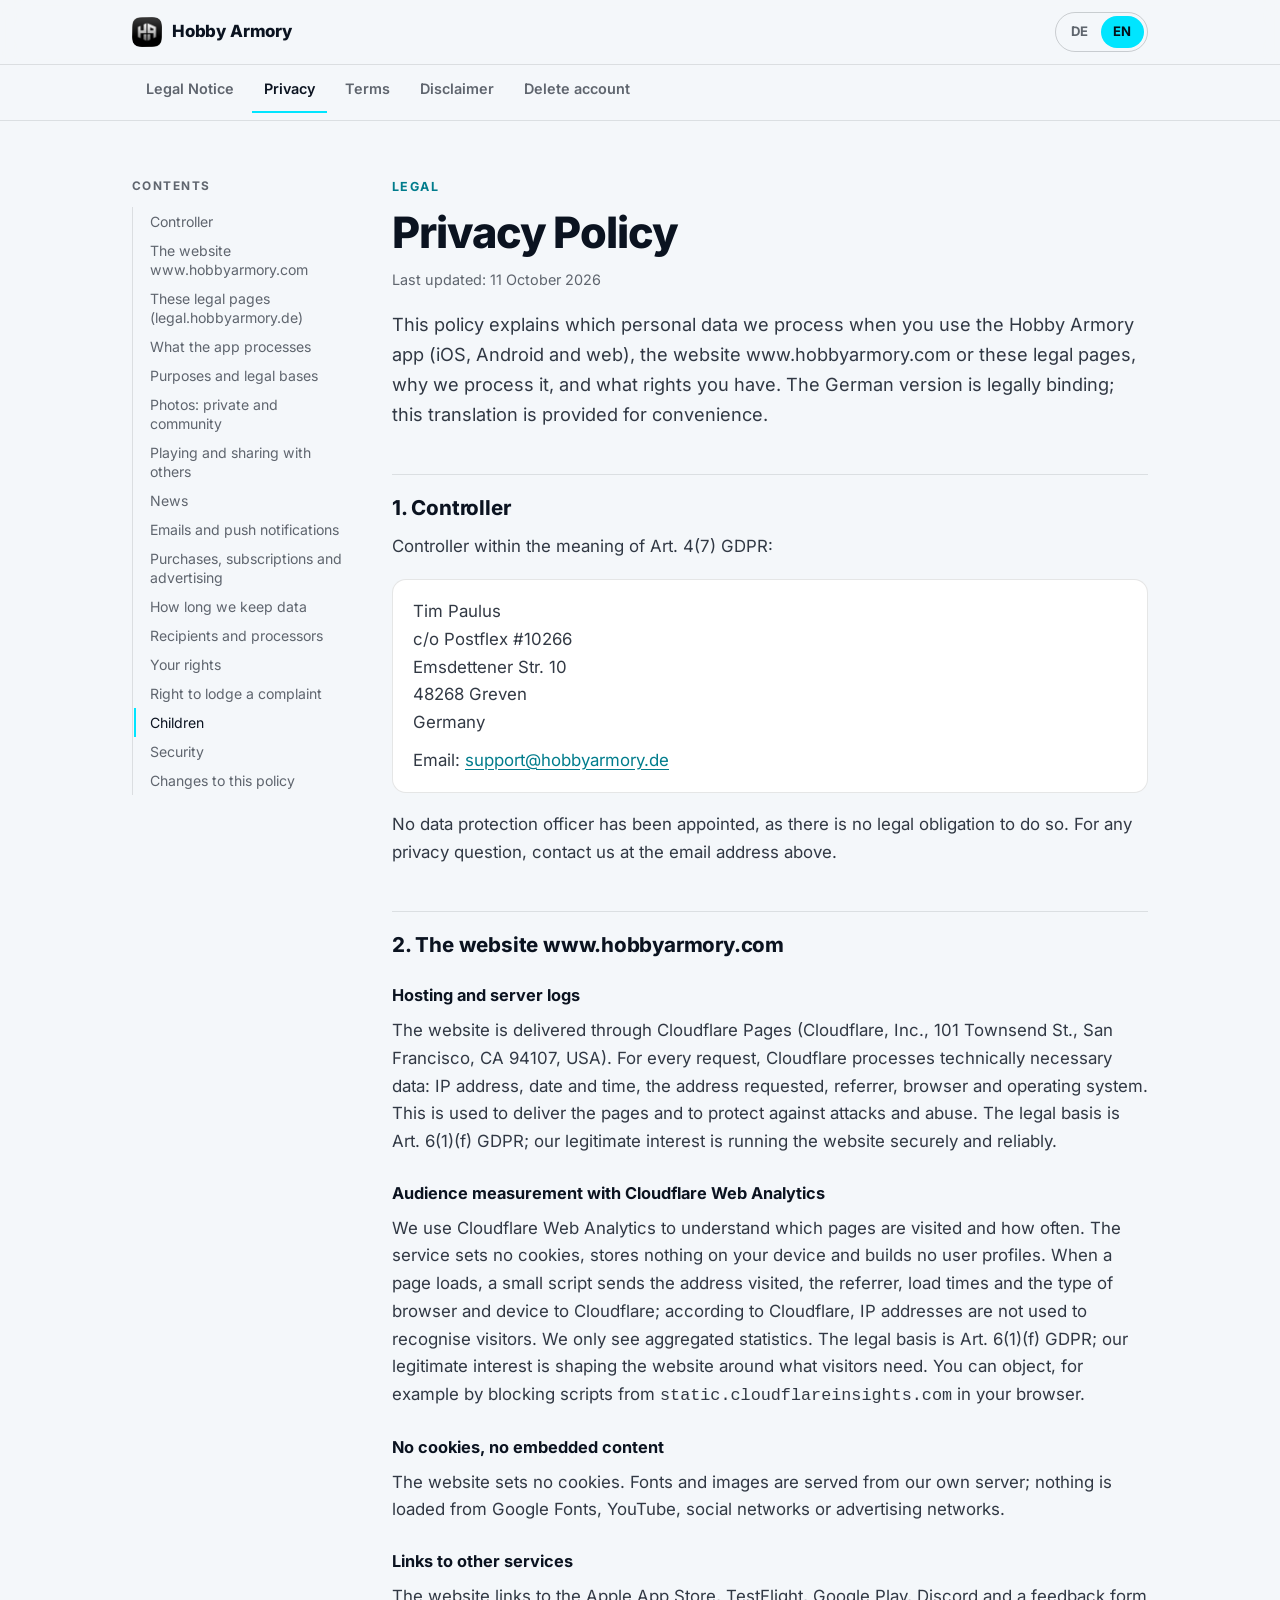
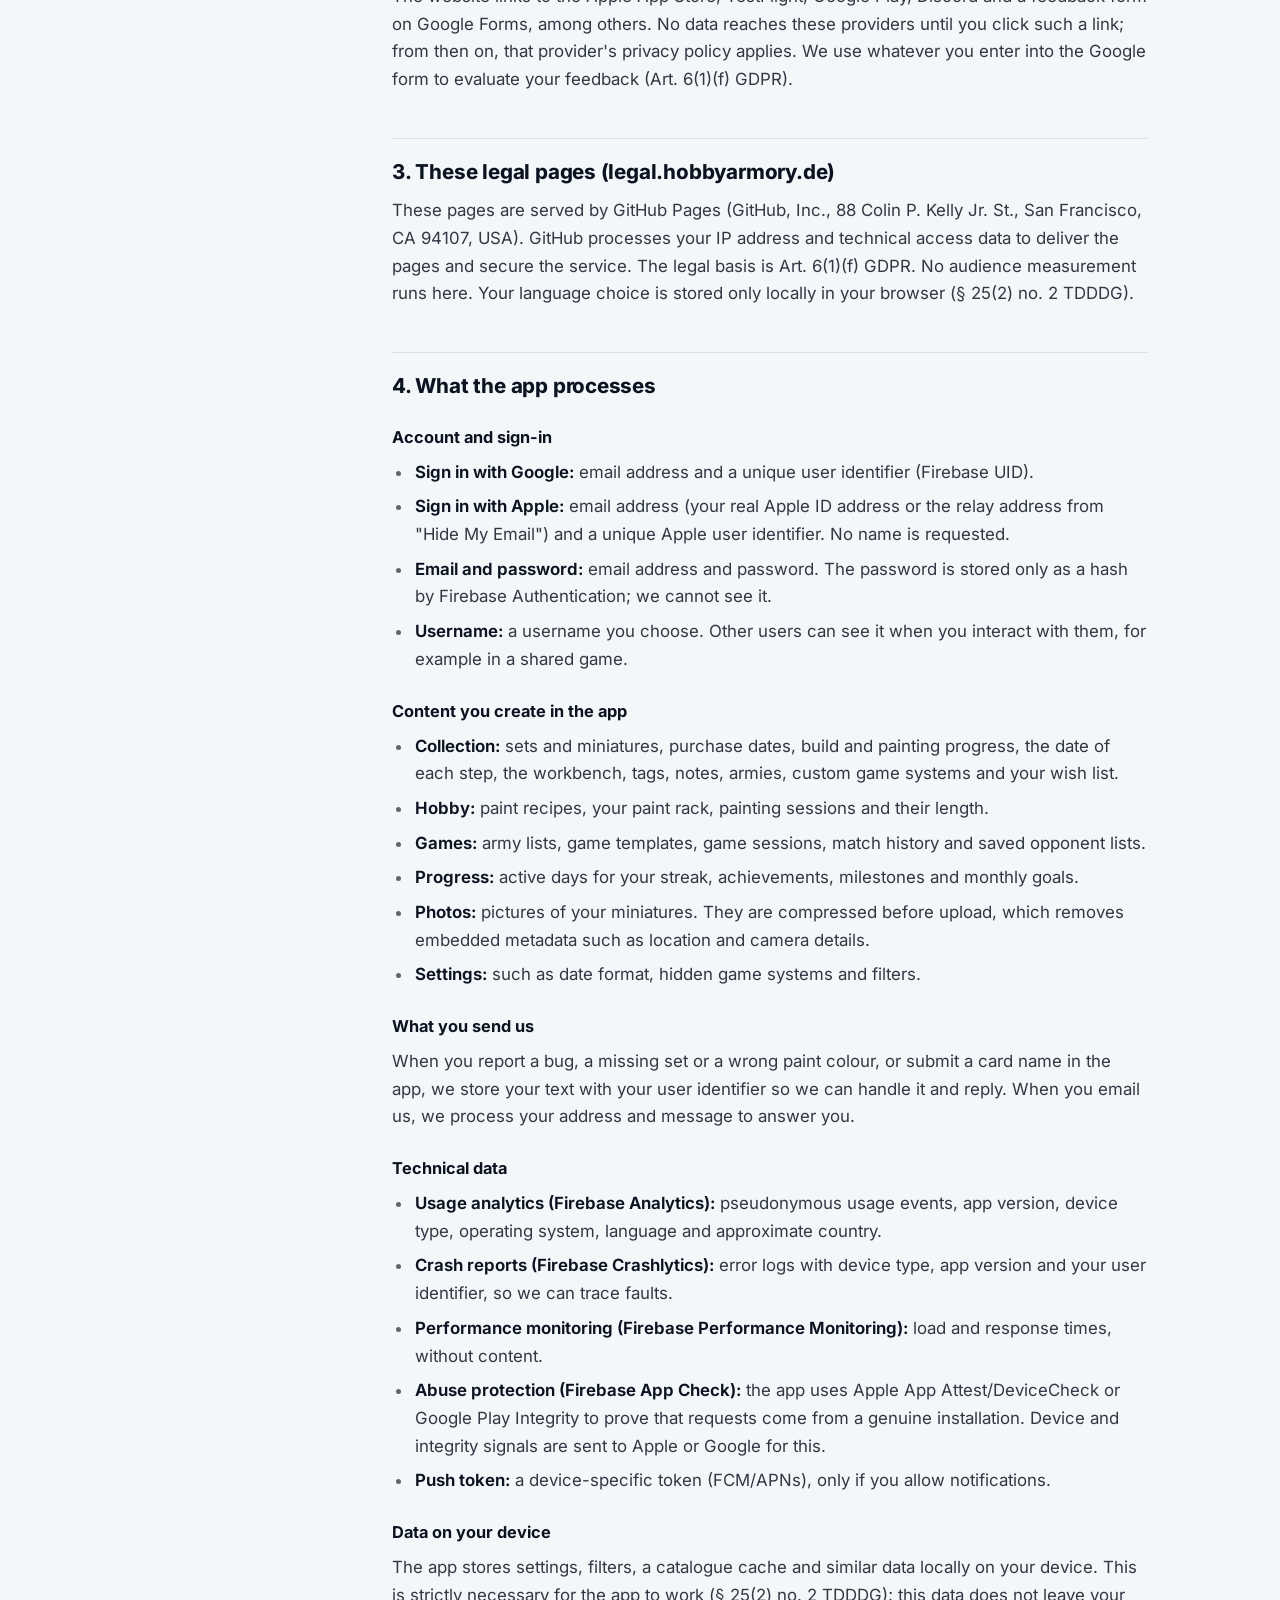
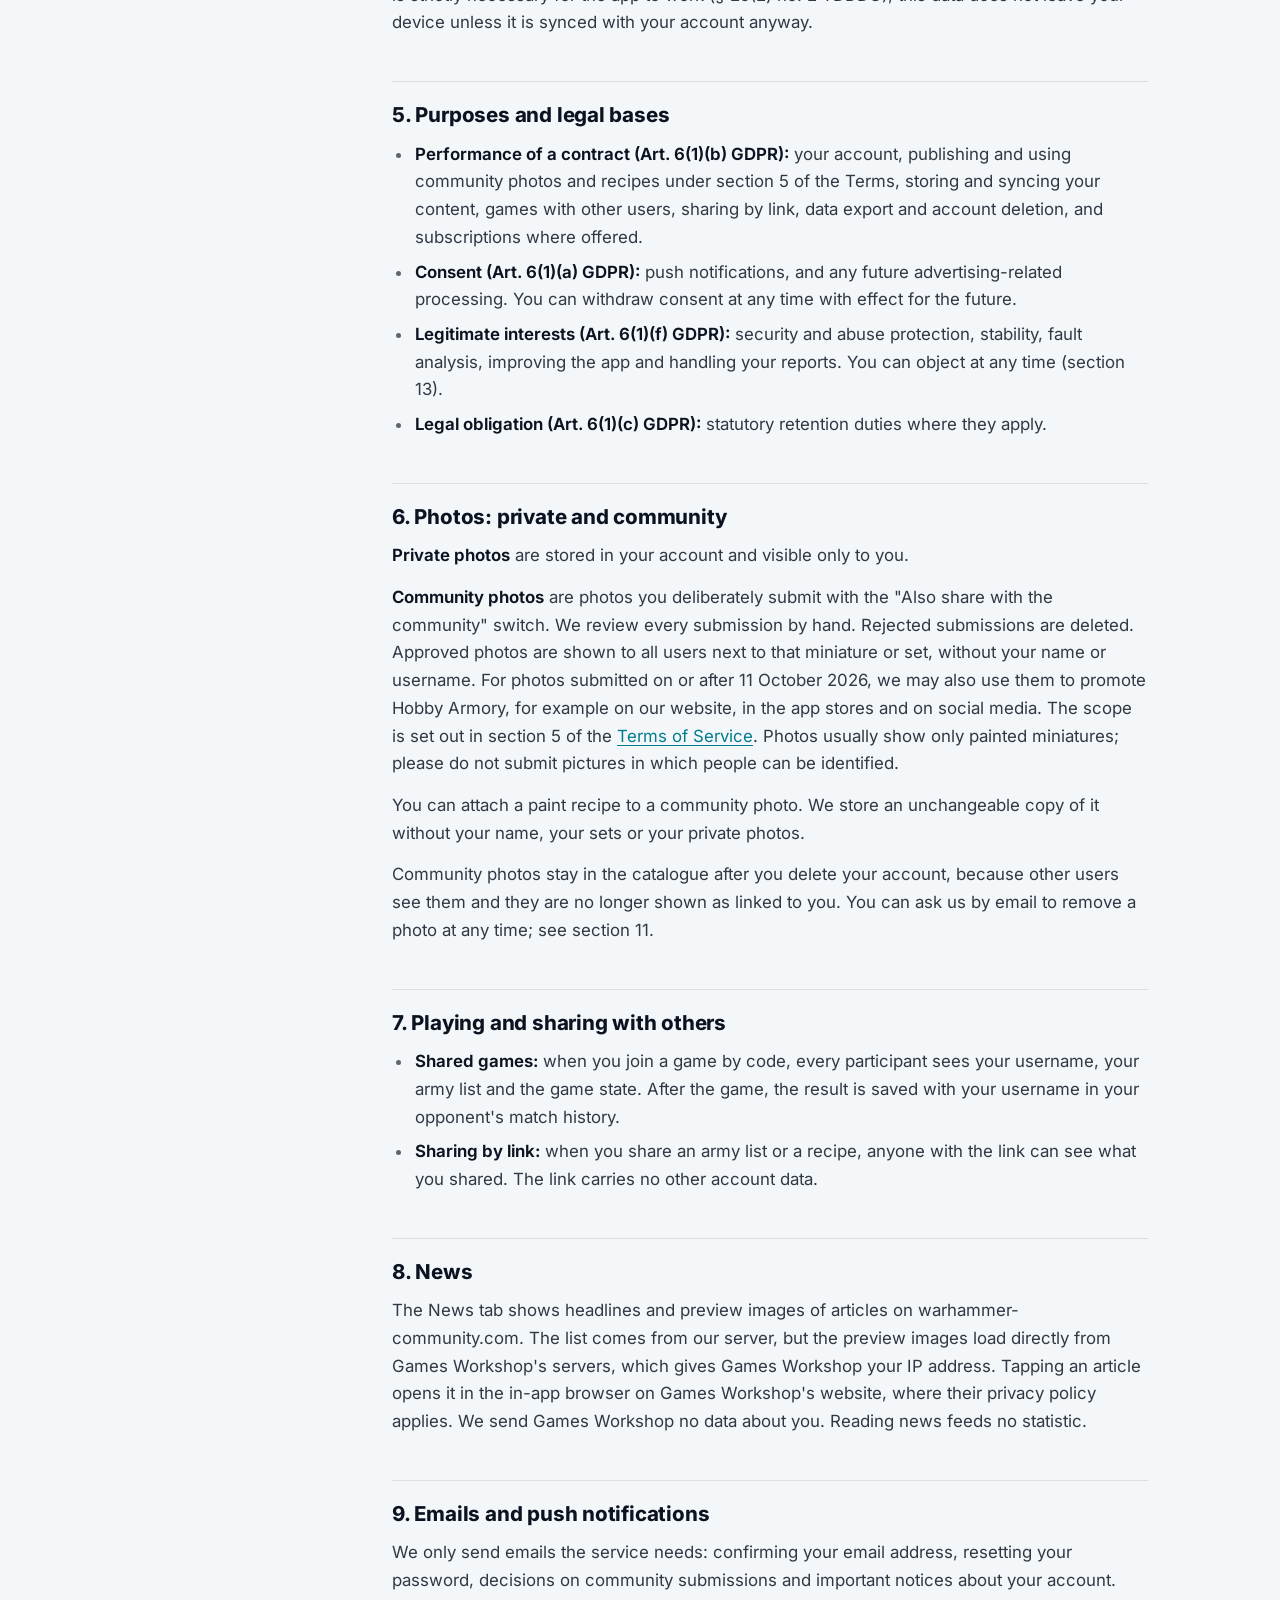
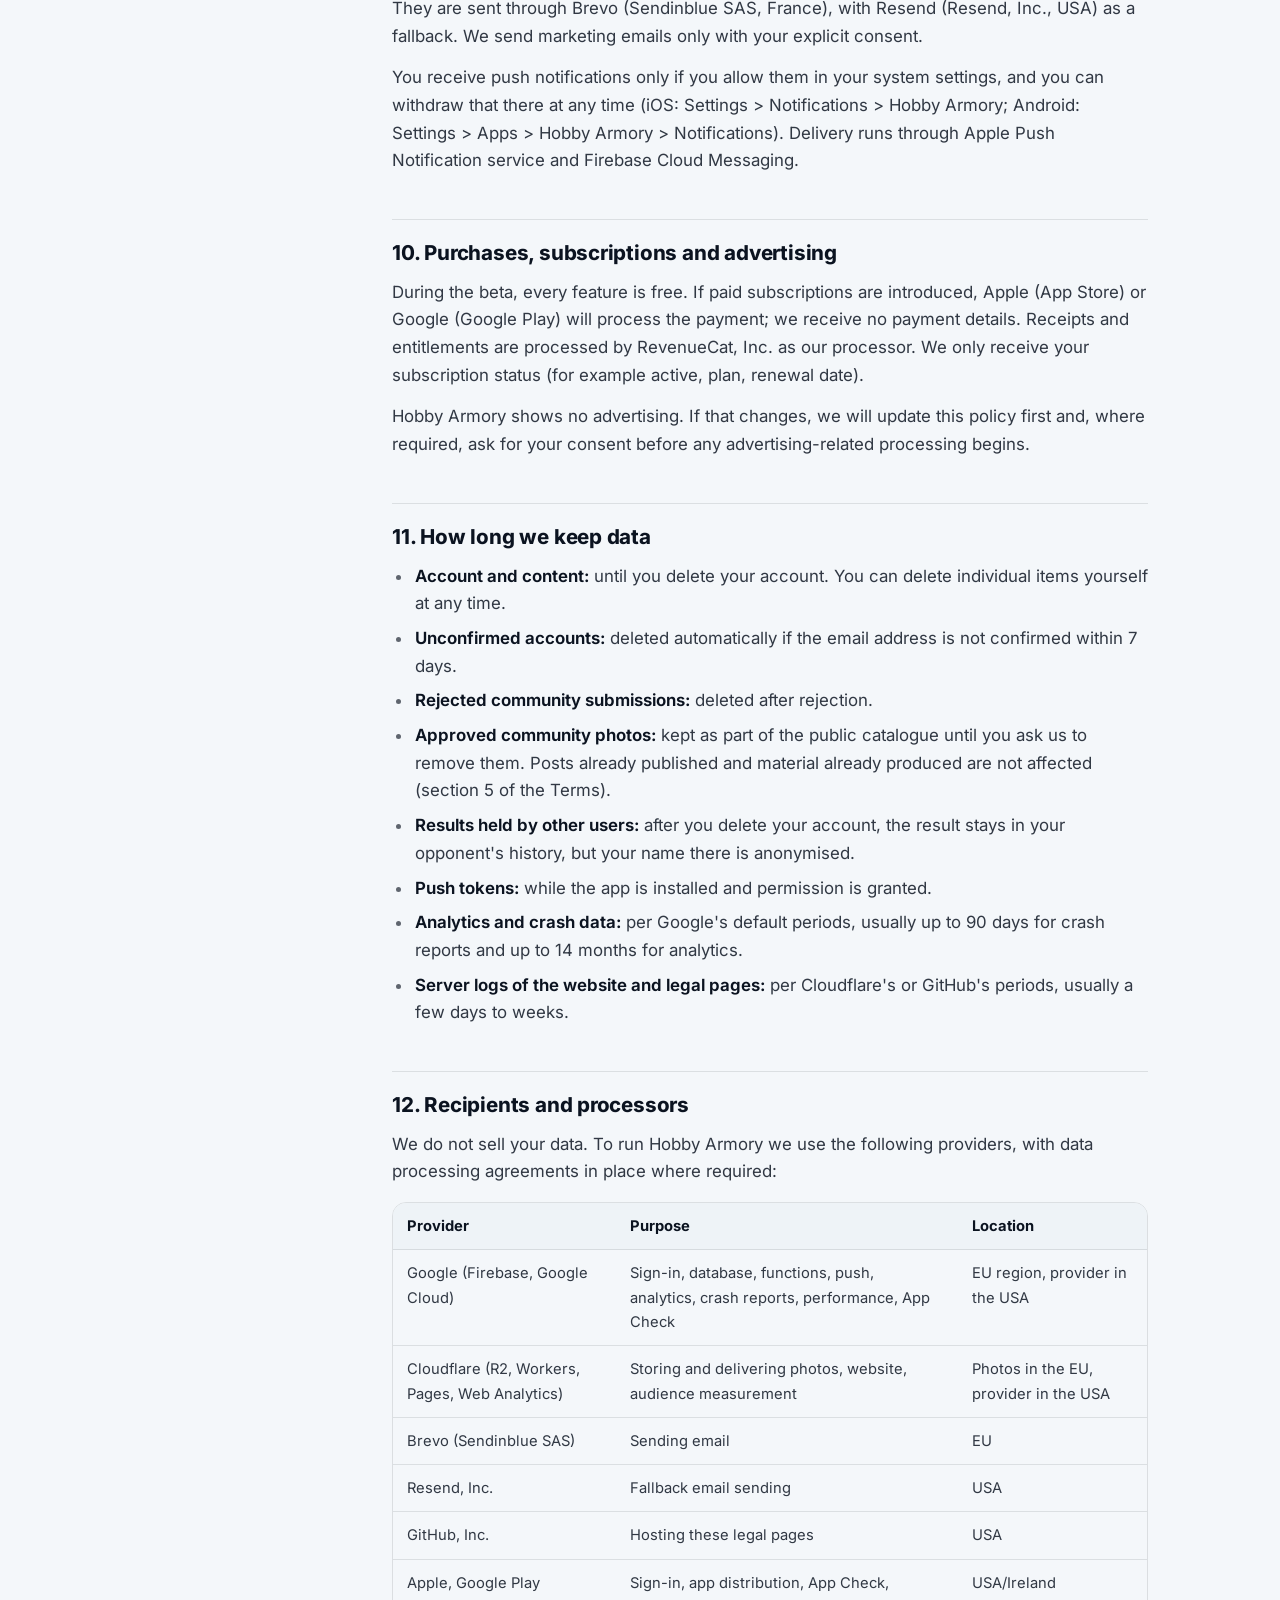
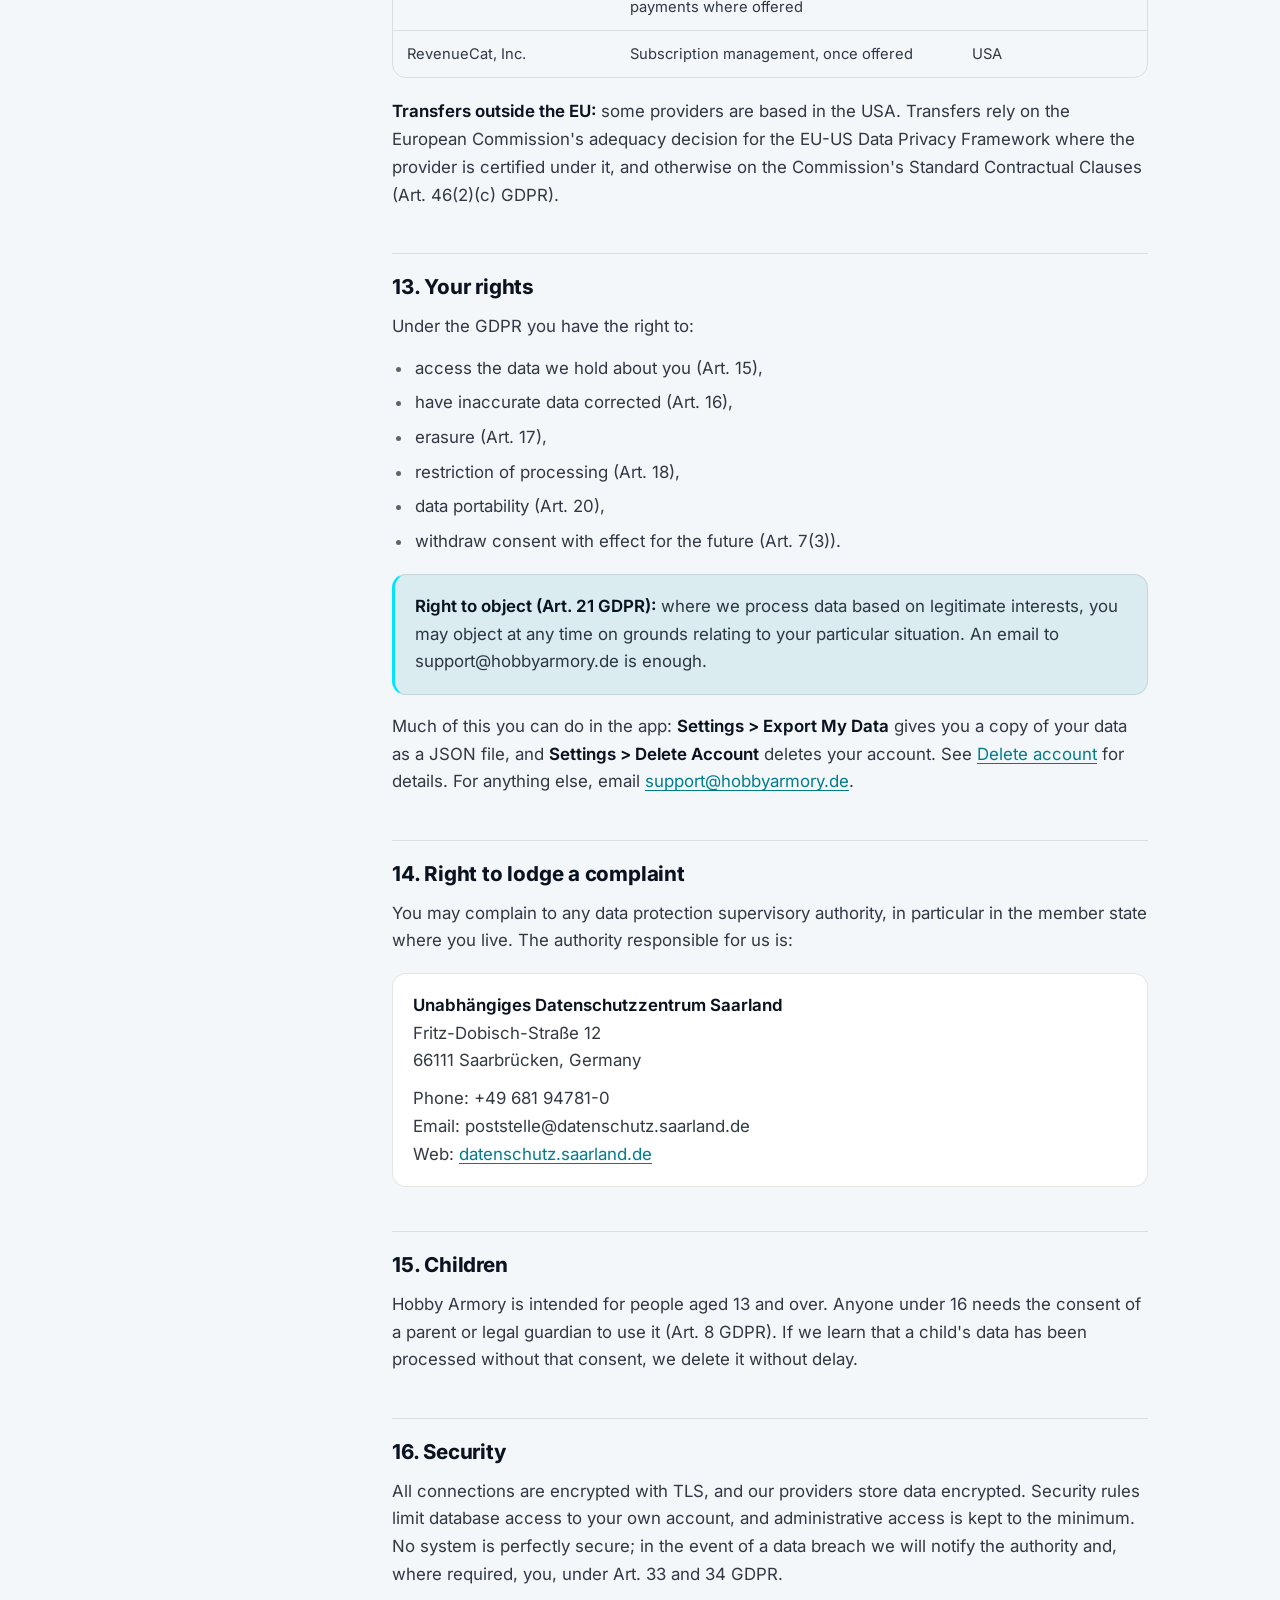
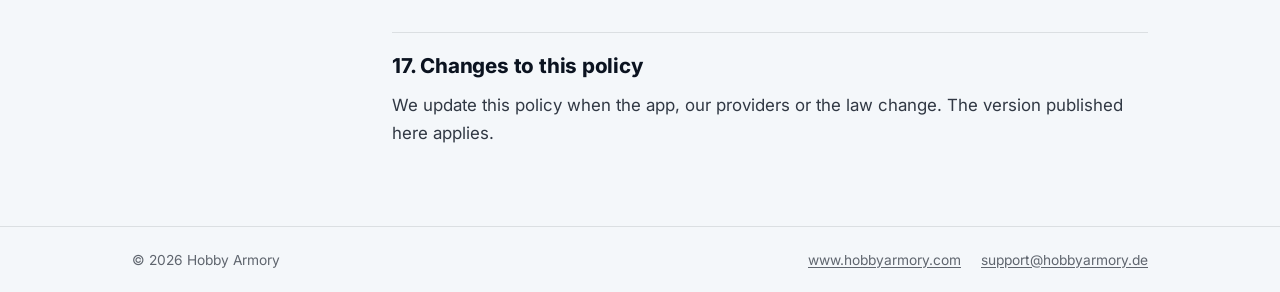
<file: datenschutz.html>
<!DOCTYPE html>
<html lang="de" class="no-js">
<head>
<meta charset="utf-8">
<meta name="viewport" content="width=device-width, initial-scale=1">
<title>Datenschutzerklärung / Privacy Policy · Hobby Armory</title>
<meta name="title-de" content="Datenschutzerklärung · Hobby Armory">
<meta name="title-en" content="Privacy Policy · Hobby Armory">
<meta name="description" content="Welche Daten Hobby Armory in App, Website und Rechtsseiten verarbeitet, wofür und welche Rechte Sie haben. Which data Hobby Armory processes in the app, website and legal pages, why, and what your rights are.">
<link rel="canonical" href="https://legal.hobbyarmory.de/datenschutz">
<meta name="theme-color" content="#060B12">
<link rel="icon" type="image/png" href="/assets/favicon.png">
<link rel="apple-touch-icon" href="/assets/apple-touch-icon.png">
<link rel="stylesheet" href="/assets/legal.css">
<script>(function(){var d=document.documentElement,l=null;try{l=new URLSearchParams(location.search).get('lang')}catch(e){}if(!l)try{l=localStorage.getItem('legal-lang')}catch(e){}if(l!=='de'&&l!=='en')l=/^de\b/i.test(navigator.language||'')?'de':'en';d.classList.remove('no-js');d.classList.add('show-'+l);d.lang=l})();</script>
</head>
<body>
<header class="top"><div class="top-in">
<a class="brand" href="https://www.hobbyarmory.com/"><img src="/assets/logo.png" alt="" width="30" height="30">Hobby Armory</a>
<span class="spacer"></span>
<div class="langs" role="group" aria-label="Sprache / Language"><button type="button" data-lang="de" lang="de">DE</button><button type="button" data-lang="en" lang="en">EN</button></div>
</div></header>
<nav class="docs" aria-label="Rechtliches / Legal"><ul><li><a href="/impressum"><span class="l-de">Impressum</span><span class="l-en">Legal Notice</span></a></li><li><a href="/datenschutz" aria-current="page"><span class="l-de">Datenschutz</span><span class="l-en">Privacy</span></a></li><li><a href="/agb"><span class="l-de">AGB</span><span class="l-en">Terms</span></a></li><li><a href="/disclaimer"><span class="l-de">Haftungsausschluss</span><span class="l-en">Disclaimer</span></a></li><li><a href="/delete-account"><span class="l-de">Konto löschen</span><span class="l-en">Delete account</span></a></li></ul></nav>
<main>
<div class="doc has-toc">
<div><nav class="toc l-de" data-for="art-de" aria-label="Inhalt"></nav><nav class="toc l-en" data-for="art-en" aria-label="Contents"></nav></div>
<div>
<article id="art-de" class="l-de" lang="de">
<p class="eyebrow">Rechtliches</p>
<h1>Datenschutzerklärung</h1>
<p class="meta">Stand: 11. Oktober 2026</p>
<p class="lead">Diese Erklärung beschreibt, welche personenbezogenen Daten wir verarbeiten, wenn Sie die App Hobby Armory (iOS, Android und Web), die Website www.hobbyarmory.com oder diese Rechtsseiten nutzen, wofür das geschieht und welche Rechte Sie haben.</p>

<h2>1. Verantwortlicher</h2>
<p>Verantwortlicher im Sinne von Art. 4 Nr. 7 DSGVO:</p>
<div class="card">
<address>Tim Paulus<br>c/o Postflex #10266<br>Emsdettener Str. 10<br>48268 Greven<br>Deutschland</address>
<p style="margin-top:10px">E-Mail: <a href="mailto:support@hobbyarmory.de">support@hobbyarmory.de</a></p>
</div>
<p>Ein Datenschutzbeauftragter ist nicht benannt, da hierzu keine gesetzliche Pflicht besteht. Für alle Fragen zum Datenschutz erreichen Sie uns unter der oben genannten E-Mail-Adresse.</p>

<h2>2. Website www.hobbyarmory.com</h2>
<h3>Hosting und Server-Logs</h3>
<p>Die Website wird über Cloudflare Pages (Cloudflare, Inc., 101 Townsend St., San Francisco, CA 94107, USA) ausgeliefert. Bei jedem Aufruf verarbeitet Cloudflare technisch notwendige Daten: IP-Adresse, Datum und Uhrzeit, aufgerufene Adresse, Referrer, Browser und Betriebssystem. Das dient der Auslieferung der Seiten sowie dem Schutz vor Angriffen und Missbrauch. Rechtsgrundlage ist Art. 6 Abs. 1 lit. f DSGVO; unser berechtigtes Interesse ist ein sicherer und stabiler Betrieb der Website.</p>
<h3>Reichweitenmessung mit Cloudflare Web Analytics</h3>
<p>Wir nutzen Cloudflare Web Analytics, um zu verstehen, welche Seiten wie oft aufgerufen werden. Der Dienst setzt keine Cookies, speichert nichts auf Ihrem Gerät und erstellt keine Nutzerprofile. Ein kleines Skript übermittelt beim Seitenaufruf die aufgerufene Adresse, den Referrer, Ladezeiten sowie Browser- und Geräteart an Cloudflare; IP-Adressen werden nach Angabe von Cloudflare nicht zur Wiedererkennung genutzt. Wir sehen nur zusammengefasste Statistiken. Rechtsgrundlage ist Art. 6 Abs. 1 lit. f DSGVO; unser berechtigtes Interesse ist die bedarfsgerechte Gestaltung der Website. Sie können der Messung widersprechen, etwa indem Sie Skripte von <code>static.cloudflareinsights.com</code> in Ihrem Browser blockieren.</p>
<h3>Keine Cookies, keine eingebetteten Inhalte</h3>
<p>Die Website setzt keine Cookies. Schriften und Bilder liegen auf unserem eigenen Server; es werden keine Inhalte von Google Fonts, YouTube, Social-Media-Plattformen oder Werbenetzwerken geladen.</p>
<h3>Links zu anderen Diensten</h3>
<p>Die Website verlinkt unter anderem auf den Apple App Store, TestFlight, Google Play, Discord und ein Feedback-Formular bei Google Forms. Daten werden an diese Anbieter erst übertragen, wenn Sie einen solchen Link anklicken. Ab dann gilt die Datenschutzerklärung des jeweiligen Anbieters. Angaben, die Sie in das Google-Formular eintragen, verarbeiten wir zur Auswertung Ihres Feedbacks (Art. 6 Abs. 1 lit. f DSGVO).</p>

<h2>3. Diese Rechtsseiten (legal.hobbyarmory.de)</h2>
<p>Diese Seiten werden über GitHub Pages (GitHub, Inc., 88 Colin P. Kelly Jr. St., San Francisco, CA 94107, USA) bereitgestellt. GitHub verarbeitet beim Aufruf Ihre IP-Adresse und technische Zugriffsdaten, um die Seiten auszuliefern und den Dienst abzusichern. Rechtsgrundlage ist Art. 6 Abs. 1 lit. f DSGVO. Eine Reichweitenmessung findet hier nicht statt. Ihre Sprachwahl wird ausschließlich lokal in Ihrem Browser gespeichert (§ 25 Abs. 2 Nr. 2 TDDDG).</p>

<h2>4. Welche Daten die App verarbeitet</h2>
<h3>Konto und Anmeldung</h3>
<ul>
<li><strong>Anmeldung mit Google:</strong> E-Mail-Adresse und eine eindeutige Nutzerkennung (Firebase UID).</li>
<li><strong>Anmeldung mit Apple:</strong> E-Mail-Adresse (Ihre echte Apple-ID-Adresse oder die Relay-Adresse aus „E-Mail-Adresse verbergen“) und eine eindeutige Apple-Nutzerkennung. Ein Name wird nicht abgefragt.</li>
<li><strong>Anmeldung mit E-Mail und Passwort:</strong> E-Mail-Adresse und Passwort. Das Passwort wird ausschließlich von Firebase Authentication als Hash gespeichert; wir können es nicht einsehen.</li>
<li><strong>Nutzername:</strong> Ein von Ihnen gewählter Nutzername. Er ist für andere Nutzer sichtbar, wenn Sie mit ihnen interagieren, etwa in einer gemeinsamen Partie.</li>
</ul>
<h3>Inhalte, die Sie in der App anlegen</h3>
<ul>
<li><strong>Sammlung:</strong> Sets und Miniaturen, Kaufdaten, Bemal- und Baufortschritt, Daten der einzelnen Schritte, Werkbank, Tags, Notizen, Armeen, eigene Spielsysteme und Wunschliste.</li>
<li><strong>Hobby:</strong> Malrezepte, Farbregal, Malsitzungen und deren Dauer.</li>
<li><strong>Spiele:</strong> Armeelisten, Spielvorlagen, Spielverläufe, Spielhistorie und gespeicherte Gegnerlisten.</li>
<li><strong>Fortschritt:</strong> Aktivitätstage für die Serien-Anzeige (Streak), Erfolge, Meilensteine und Monatsziele.</li>
<li><strong>Fotos:</strong> Bilder Ihrer Miniaturen. Vor dem Hochladen werden sie komprimiert; dabei werden eingebettete Metadaten wie Standort und Kameradaten entfernt.</li>
<li><strong>Einstellungen:</strong> etwa Datumsformat, ausgeblendete Spielsysteme und Filter.</li>
</ul>
<h3>Was Sie uns schicken</h3>
<p>Wenn Sie in der App einen Fehler melden, ein fehlendes Set oder eine falsche Farbe melden oder einen Kartennamen einreichen, speichern wir Ihren Text zusammen mit Ihrer Nutzerkennung, um die Meldung zu bearbeiten und Ihnen zu antworten. Schreiben Sie uns eine E-Mail, verarbeiten wir Ihre Adresse und Ihre Nachricht zur Beantwortung.</p>
<h3>Technische Daten</h3>
<ul>
<li><strong>Nutzungsanalyse (Firebase Analytics):</strong> pseudonyme Nutzungsereignisse, App-Version, Gerätetyp, Betriebssystem, Sprache und ungefähres Land.</li>
<li><strong>Absturzberichte (Firebase Crashlytics):</strong> Fehlerprotokolle mit Gerätetyp, App-Version und Ihrer Nutzerkennung, damit wir Fehler nachvollziehen können.</li>
<li><strong>Leistungsmessung (Firebase Performance Monitoring):</strong> Lade- und Antwortzeiten, ohne Inhalte.</li>
<li><strong>Missbrauchsschutz (Firebase App Check):</strong> Die App weist über Apple App Attest/DeviceCheck bzw. Google Play Integrity nach, dass Anfragen von einer echten App-Installation stammen. Dabei werden Geräte- und Integritätssignale an Apple bzw. Google übermittelt.</li>
<li><strong>Push-Token:</strong> ein gerätespezifisches Token (FCM/APNs), nur wenn Sie Mitteilungen erlauben.</li>
</ul>
<h3>Daten auf Ihrem Gerät</h3>
<p>Die App speichert Einstellungen, Filter, einen Zwischenspeicher des Katalogs und ähnliche Angaben lokal auf Ihrem Gerät. Das ist für die Funktion der App unbedingt erforderlich (§ 25 Abs. 2 Nr. 2 TDDDG); diese Daten verlassen Ihr Gerät nicht, soweit sie nicht ohnehin mit Ihrem Konto synchronisiert werden.</p>

<h2>5. Zwecke und Rechtsgrundlagen</h2>
<ul>
<li><strong>Vertragserfüllung (Art. 6 Abs. 1 lit. b DSGVO):</strong> Konto, Veröffentlichung und Nutzung von Community-Fotos und -Rezepten nach § 5 der AGB, Speicherung und Synchronisierung Ihrer Inhalte, Spiele mit anderen Nutzern, Teilen per Link, Datenexport und Kontolöschung, gegebenenfalls Bereitstellung von Abonnements.</li>
<li><strong>Einwilligung (Art. 6 Abs. 1 lit. a DSGVO):</strong> Push-Mitteilungen sowie künftig eine etwaige werbebezogene Verarbeitung. Eine Einwilligung können Sie jederzeit mit Wirkung für die Zukunft widerrufen.</li>
<li><strong>Berechtigte Interessen (Art. 6 Abs. 1 lit. f DSGVO):</strong> Sicherheit und Missbrauchsschutz, Stabilität, Fehleranalyse, Verbesserung der App und Bearbeitung Ihrer Meldungen. Sie können dieser Verarbeitung jederzeit widersprechen (Abschnitt 13).</li>
<li><strong>Rechtliche Pflicht (Art. 6 Abs. 1 lit. c DSGVO):</strong> gesetzliche Aufbewahrungspflichten, soweit sie anwendbar sind.</li>
</ul>

<h2>6. Fotos: privat und Community</h2>
<p><strong>Private Fotos</strong> speichern wir in Ihrem Konto. Sie sind nur für Sie sichtbar.</p>
<p><strong>Community-Fotos</strong> sind Fotos, die Sie über den Schalter „Auch mit der Community teilen“ ausdrücklich einreichen. Wir prüfen jede Einsendung von Hand. Abgelehnte Einsendungen werden gelöscht. Freigegebene Fotos werden in der App allen Nutzern bei der jeweiligen Miniatur oder dem Set angezeigt, ohne Ihren Namen oder Nutzernamen. Für Fotos, die ab dem 11. Oktober 2026 eingereicht werden, dürfen wir sie außerdem zur Bewerbung von Hobby Armory verwenden, etwa auf unserer Website, in den App Stores und in sozialen Netzwerken. Den Umfang regelt § 5 der <a href="/agb">AGB</a>. Fotos zeigen in der Regel nur bemalte Miniaturen; bitte reichen Sie keine Bilder ein, auf denen Personen erkennbar sind.</p>
<p>An ein Community-Foto können Sie ein Malrezept anhängen. Wir speichern davon eine unveränderliche Kopie ohne Ihren Namen, Ihre Sets und Ihre privaten Fotos.</p>
<p>Community-Fotos bleiben auch nach einer Kontolöschung im Katalog, weil andere Nutzer sie sehen und sie nicht mehr Ihrer Person zugeordnet angezeigt werden. Sie können jederzeit per E-Mail verlangen, dass wir ein Foto entfernen; siehe Abschnitt 11.</p>

<h2>7. Spielen und Teilen mit anderen</h2>
<ul>
<li><strong>Gemeinsame Partien:</strong> Treten Sie einer Partie per Code bei, sehen alle Teilnehmer Ihren Nutzernamen, Ihre Armeeliste und den Spielstand. Nach der Partie wird das Ergebnis mit Ihrem Nutzernamen in der Spielhistorie Ihres Gegners gespeichert.</li>
<li><strong>Teilen per Link:</strong> Teilen Sie eine Armeeliste oder ein Rezept, kann jeder mit dem Link den geteilten Inhalt sehen. Der Link enthält keine weiteren Kontodaten.</li>
</ul>

<h2>8. News</h2>
<p>Der News-Bereich zeigt Überschriften und Vorschaubilder von Artikeln auf warhammer-community.com. Die Liste kommt von unserem Server; die Vorschaubilder werden jedoch direkt von den Servern von Games Workshop geladen, wodurch Games Workshop Ihre IP-Adresse erhält. Tippen Sie auf einen Artikel, öffnet er sich im In-App-Browser auf der Website von Games Workshop; dort gilt deren Datenschutzerklärung. Wir übermitteln Games Workshop keine Daten über Sie. Das Lesen von News fließt in keine Statistik ein.</p>

<h2>9. E-Mails und Push-Mitteilungen</h2>
<p>Wir versenden nur E-Mails, die für den Dienst nötig sind: Bestätigung Ihrer E-Mail-Adresse, Zurücksetzen des Passworts, Entscheidungen über Community-Einsendungen und wichtige Hinweise zu Ihrem Konto. Der Versand erfolgt über Brevo (Sendinblue SAS, Frankreich) und ersatzweise über Resend (Resend, Inc., USA). Werbe-E-Mails versenden wir nur mit Ihrer ausdrücklichen Einwilligung.</p>
<p>Push-Mitteilungen erhalten Sie nur, wenn Sie sie in den Systemeinstellungen erlauben. Sie können das jederzeit dort widerrufen (iOS: Einstellungen &gt; Mitteilungen &gt; Hobby Armory; Android: Einstellungen &gt; Apps &gt; Hobby Armory &gt; Benachrichtigungen). Die Zustellung erfolgt über Apple Push Notification Service und Firebase Cloud Messaging.</p>

<h2>10. Käufe, Abonnements und Werbung</h2>
<p>Während der Beta-Phase sind alle Funktionen kostenlos. Sollten kostenpflichtige Abonnements eingeführt werden, wickeln Apple (App Store) bzw. Google (Google Play) die Zahlung ab; wir erhalten keine Zahlungsdaten. Kaufbelege und Berechtigungen verarbeitet RevenueCat, Inc. als unser Auftragsverarbeiter. Wir erhalten nur den Status Ihres Abonnements (zum Beispiel aktiv, Tarif, Verlängerungsdatum).</p>
<p>Hobby Armory zeigt keine Werbung. Sollte sich das ändern, aktualisieren wir diese Erklärung vorher und holen, soweit erforderlich, Ihre Einwilligung ein, bevor eine werbebezogene Verarbeitung beginnt.</p>

<h2>11. Speicherdauer</h2>
<ul>
<li><strong>Konto und Inhalte:</strong> bis Sie Ihr Konto löschen. Einzelne Inhalte können Sie jederzeit selbst löschen.</li>
<li><strong>Nicht bestätigte Konten:</strong> werden automatisch gelöscht, wenn die E-Mail-Adresse nicht innerhalb von 7 Tagen bestätigt wird.</li>
<li><strong>Abgelehnte Community-Einsendungen:</strong> werden nach der Ablehnung gelöscht.</li>
<li><strong>Freigegebene Community-Fotos:</strong> bleiben als Teil des öffentlichen Katalogs, bis Sie die Entfernung verlangen. Bereits veröffentlichte Beiträge und erstellte Materialien sind davon nicht erfasst (§ 5 der AGB).</li>
<li><strong>Spielergebnisse bei anderen Nutzern:</strong> Nach Ihrer Kontolöschung bleibt das Ergebnis in der Historie Ihres Gegners erhalten, Ihr Name wird dort jedoch anonymisiert.</li>
<li><strong>Push-Token:</strong> solange die App installiert und die Berechtigung erteilt ist.</li>
<li><strong>Analyse- und Absturzdaten:</strong> nach den Standardfristen von Google, in der Regel bis zu 90 Tage für Absturzberichte und bis zu 14 Monate für Analysedaten.</li>
<li><strong>Server-Logs von Website und Rechtsseiten:</strong> nach den Fristen von Cloudflare bzw. GitHub, in der Regel wenige Tage bis Wochen.</li>
</ul>

<h2>12. Empfänger und Auftragsverarbeiter</h2>
<p>Wir verkaufen Ihre Daten nicht. Damit Hobby Armory funktioniert, setzen wir folgende Dienstleister ein, mit denen, soweit erforderlich, Verträge zur Auftragsverarbeitung bestehen:</p>
<div class="table-wrap"><table>
<thead><tr><th>Anbieter</th><th>Zweck</th><th>Ort</th></tr></thead>
<tbody>
<tr><td>Google (Firebase, Google Cloud)</td><td>Anmeldung, Datenbank, Funktionen, Push, Analyse, Absturzberichte, Leistungsmessung, App Check</td><td>EU-Region, Anbieter in den USA</td></tr>
<tr><td>Cloudflare (R2, Workers, Pages, Web Analytics)</td><td>Speicherung und Auslieferung von Fotos, Website, Reichweitenmessung</td><td>Fotos in der EU, Anbieter in den USA</td></tr>
<tr><td>Brevo (Sendinblue SAS)</td><td>Versand von E-Mails</td><td>EU</td></tr>
<tr><td>Resend, Inc.</td><td>Ersatzweiser Versand von E-Mails</td><td>USA</td></tr>
<tr><td>GitHub, Inc.</td><td>Bereitstellung dieser Rechtsseiten</td><td>USA</td></tr>
<tr><td>Apple, Google Play</td><td>Anmeldung, App-Vertrieb, App Check, gegebenenfalls Zahlungen</td><td>USA/Irland</td></tr>
<tr><td>RevenueCat, Inc.</td><td>Verwaltung von Abonnements, sobald angeboten</td><td>USA</td></tr>
</tbody></table></div>
<p><strong>Übermittlung in Drittländer:</strong> Einige Anbieter haben ihren Sitz in den USA. Die Übermittlung stützt sich auf den Angemessenheitsbeschluss der EU-Kommission zum EU-US Data Privacy Framework, soweit der Anbieter danach zertifiziert ist, und andernfalls auf die Standardvertragsklauseln der EU-Kommission (Art. 46 Abs. 2 lit. c DSGVO).</p>

<h2>13. Ihre Rechte</h2>
<p>Sie haben nach der DSGVO das Recht auf:</p>
<ul>
<li>Auskunft über Ihre gespeicherten Daten (Art. 15),</li>
<li>Berichtigung unrichtiger Daten (Art. 16),</li>
<li>Löschung (Art. 17),</li>
<li>Einschränkung der Verarbeitung (Art. 18),</li>
<li>Datenübertragbarkeit (Art. 20),</li>
<li>Widerruf erteilter Einwilligungen mit Wirkung für die Zukunft (Art. 7 Abs. 3).</li>
</ul>
<div class="card note">
<p><strong>Widerspruchsrecht (Art. 21 DSGVO):</strong> Verarbeiten wir Daten auf Grundlage berechtigter Interessen, können Sie dem aus Gründen, die sich aus Ihrer besonderen Situation ergeben, jederzeit widersprechen. Eine E-Mail an support@hobbyarmory.de genügt.</p>
</div>
<p>Vieles können Sie direkt in der App erledigen: Unter <strong>Einstellungen &gt; Export My Data</strong> erhalten Sie eine Kopie Ihrer Daten als JSON-Datei, unter <strong>Einstellungen &gt; Delete Account</strong> löschen Sie Ihr Konto. Mehr dazu auf der Seite <a href="/delete-account">Konto löschen</a>. Für alles Weitere schreiben Sie uns an <a href="mailto:support@hobbyarmory.de">support@hobbyarmory.de</a>.</p>

<h2>14. Beschwerderecht</h2>
<p>Sie können sich bei jeder Datenschutz-Aufsichtsbehörde beschweren, insbesondere in dem Mitgliedstaat Ihres Aufenthaltsorts. Für uns zuständig ist:</p>
<div class="card">
<address><strong>Unabhängiges Datenschutzzentrum Saarland</strong><br>Fritz-Dobisch-Straße 12<br>66111 Saarbrücken</address>
<p style="margin-top:10px">Telefon: 0681 94781-0<br>E-Mail: poststelle@datenschutz.saarland.de<br>Web: <a href="https://www.datenschutz.saarland.de" rel="noopener">datenschutz.saarland.de</a></p>
</div>

<h2>15. Kinder und Jugendliche</h2>
<p>Hobby Armory richtet sich an Personen ab 13 Jahren. Wer jünger als 16 Jahre ist, benötigt für die Nutzung die Zustimmung eines Elternteils oder einer erziehungsberechtigten Person (Art. 8 DSGVO). Erfahren wir, dass Daten eines Kindes ohne diese Zustimmung verarbeitet wurden, löschen wir sie unverzüglich.</p>

<h2>16. Datensicherheit</h2>
<p>Alle Verbindungen sind per TLS verschlüsselt, die Daten werden bei unseren Anbietern verschlüsselt gespeichert. Zugriffe auf die Datenbank sind durch Sicherheitsregeln auf das eigene Konto beschränkt, und administrative Zugänge sind auf das Nötigste begrenzt. Absolute Sicherheit gibt es nicht; im Fall einer Datenschutzverletzung informieren wir die Behörde und gegebenenfalls Sie nach Art. 33 und 34 DSGVO.</p>

<h2>17. Änderungen dieser Erklärung</h2>
<p>Wir passen diese Erklärung an, wenn sich die App, unsere Dienstleister oder die Rechtslage ändern. Es gilt die jeweils hier veröffentlichte Fassung.</p>
</article>
<article id="art-en" class="l-en" lang="en">
<p class="eyebrow">Legal</p>
<h1>Privacy Policy</h1>
<p class="meta">Last updated: 11 October 2026</p>
<p class="lead">This policy explains which personal data we process when you use the Hobby Armory app (iOS, Android and web), the website www.hobbyarmory.com or these legal pages, why we process it, and what rights you have. The German version is legally binding; this translation is provided for convenience.</p>

<h2>1. Controller</h2>
<p>Controller within the meaning of Art. 4(7) GDPR:</p>
<div class="card">
<address>Tim Paulus<br>c/o Postflex #10266<br>Emsdettener Str. 10<br>48268 Greven<br>Germany</address>
<p style="margin-top:10px">Email: <a href="mailto:support@hobbyarmory.de">support@hobbyarmory.de</a></p>
</div>
<p>No data protection officer has been appointed, as there is no legal obligation to do so. For any privacy question, contact us at the email address above.</p>

<h2>2. The website www.hobbyarmory.com</h2>
<h3>Hosting and server logs</h3>
<p>The website is delivered through Cloudflare Pages (Cloudflare, Inc., 101 Townsend St., San Francisco, CA 94107, USA). For every request, Cloudflare processes technically necessary data: IP address, date and time, the address requested, referrer, browser and operating system. This is used to deliver the pages and to protect against attacks and abuse. The legal basis is Art. 6(1)(f) GDPR; our legitimate interest is running the website securely and reliably.</p>
<h3>Audience measurement with Cloudflare Web Analytics</h3>
<p>We use Cloudflare Web Analytics to understand which pages are visited and how often. The service sets no cookies, stores nothing on your device and builds no user profiles. When a page loads, a small script sends the address visited, the referrer, load times and the type of browser and device to Cloudflare; according to Cloudflare, IP addresses are not used to recognise visitors. We only see aggregated statistics. The legal basis is Art. 6(1)(f) GDPR; our legitimate interest is shaping the website around what visitors need. You can object, for example by blocking scripts from <code>static.cloudflareinsights.com</code> in your browser.</p>
<h3>No cookies, no embedded content</h3>
<p>The website sets no cookies. Fonts and images are served from our own server; nothing is loaded from Google Fonts, YouTube, social networks or advertising networks.</p>
<h3>Links to other services</h3>
<p>The website links to the Apple App Store, TestFlight, Google Play, Discord and a feedback form on Google Forms, among others. No data reaches these providers until you click such a link; from then on, that provider's privacy policy applies. We use whatever you enter into the Google form to evaluate your feedback (Art. 6(1)(f) GDPR).</p>

<h2>3. These legal pages (legal.hobbyarmory.de)</h2>
<p>These pages are served by GitHub Pages (GitHub, Inc., 88 Colin P. Kelly Jr. St., San Francisco, CA 94107, USA). GitHub processes your IP address and technical access data to deliver the pages and secure the service. The legal basis is Art. 6(1)(f) GDPR. No audience measurement runs here. Your language choice is stored only locally in your browser (§ 25(2) no. 2 TDDDG).</p>

<h2>4. What the app processes</h2>
<h3>Account and sign-in</h3>
<ul>
<li><strong>Sign in with Google:</strong> email address and a unique user identifier (Firebase UID).</li>
<li><strong>Sign in with Apple:</strong> email address (your real Apple ID address or the relay address from "Hide My Email") and a unique Apple user identifier. No name is requested.</li>
<li><strong>Email and password:</strong> email address and password. The password is stored only as a hash by Firebase Authentication; we cannot see it.</li>
<li><strong>Username:</strong> a username you choose. Other users can see it when you interact with them, for example in a shared game.</li>
</ul>
<h3>Content you create in the app</h3>
<ul>
<li><strong>Collection:</strong> sets and miniatures, purchase dates, build and painting progress, the date of each step, the workbench, tags, notes, armies, custom game systems and your wish list.</li>
<li><strong>Hobby:</strong> paint recipes, your paint rack, painting sessions and their length.</li>
<li><strong>Games:</strong> army lists, game templates, game sessions, match history and saved opponent lists.</li>
<li><strong>Progress:</strong> active days for your streak, achievements, milestones and monthly goals.</li>
<li><strong>Photos:</strong> pictures of your miniatures. They are compressed before upload, which removes embedded metadata such as location and camera details.</li>
<li><strong>Settings:</strong> such as date format, hidden game systems and filters.</li>
</ul>
<h3>What you send us</h3>
<p>When you report a bug, a missing set or a wrong paint colour, or submit a card name in the app, we store your text with your user identifier so we can handle it and reply. When you email us, we process your address and message to answer you.</p>
<h3>Technical data</h3>
<ul>
<li><strong>Usage analytics (Firebase Analytics):</strong> pseudonymous usage events, app version, device type, operating system, language and approximate country.</li>
<li><strong>Crash reports (Firebase Crashlytics):</strong> error logs with device type, app version and your user identifier, so we can trace faults.</li>
<li><strong>Performance monitoring (Firebase Performance Monitoring):</strong> load and response times, without content.</li>
<li><strong>Abuse protection (Firebase App Check):</strong> the app uses Apple App Attest/DeviceCheck or Google Play Integrity to prove that requests come from a genuine installation. Device and integrity signals are sent to Apple or Google for this.</li>
<li><strong>Push token:</strong> a device-specific token (FCM/APNs), only if you allow notifications.</li>
</ul>
<h3>Data on your device</h3>
<p>The app stores settings, filters, a catalogue cache and similar data locally on your device. This is strictly necessary for the app to work (§ 25(2) no. 2 TDDDG); this data does not leave your device unless it is synced with your account anyway.</p>

<h2>5. Purposes and legal bases</h2>
<ul>
<li><strong>Performance of a contract (Art. 6(1)(b) GDPR):</strong> your account, publishing and using community photos and recipes under section 5 of the Terms, storing and syncing your content, games with other users, sharing by link, data export and account deletion, and subscriptions where offered.</li>
<li><strong>Consent (Art. 6(1)(a) GDPR):</strong> push notifications, and any future advertising-related processing. You can withdraw consent at any time with effect for the future.</li>
<li><strong>Legitimate interests (Art. 6(1)(f) GDPR):</strong> security and abuse protection, stability, fault analysis, improving the app and handling your reports. You can object at any time (section 13).</li>
<li><strong>Legal obligation (Art. 6(1)(c) GDPR):</strong> statutory retention duties where they apply.</li>
</ul>

<h2>6. Photos: private and community</h2>
<p><strong>Private photos</strong> are stored in your account and visible only to you.</p>
<p><strong>Community photos</strong> are photos you deliberately submit with the "Also share with the community" switch. We review every submission by hand. Rejected submissions are deleted. Approved photos are shown to all users next to that miniature or set, without your name or username. For photos submitted on or after 11 October 2026, we may also use them to promote Hobby Armory, for example on our website, in the app stores and on social media. The scope is set out in section 5 of the <a href="/agb">Terms of Service</a>. Photos usually show only painted miniatures; please do not submit pictures in which people can be identified.</p>
<p>You can attach a paint recipe to a community photo. We store an unchangeable copy of it without your name, your sets or your private photos.</p>
<p>Community photos stay in the catalogue after you delete your account, because other users see them and they are no longer shown as linked to you. You can ask us by email to remove a photo at any time; see section 11.</p>

<h2>7. Playing and sharing with others</h2>
<ul>
<li><strong>Shared games:</strong> when you join a game by code, every participant sees your username, your army list and the game state. After the game, the result is saved with your username in your opponent's match history.</li>
<li><strong>Sharing by link:</strong> when you share an army list or a recipe, anyone with the link can see what you shared. The link carries no other account data.</li>
</ul>

<h2>8. News</h2>
<p>The News tab shows headlines and preview images of articles on warhammer-community.com. The list comes from our server, but the preview images load directly from Games Workshop's servers, which gives Games Workshop your IP address. Tapping an article opens it in the in-app browser on Games Workshop's website, where their privacy policy applies. We send Games Workshop no data about you. Reading news feeds no statistic.</p>

<h2>9. Emails and push notifications</h2>
<p>We only send emails the service needs: confirming your email address, resetting your password, decisions on community submissions and important notices about your account. They are sent through Brevo (Sendinblue SAS, France), with Resend (Resend, Inc., USA) as a fallback. We send marketing emails only with your explicit consent.</p>
<p>You receive push notifications only if you allow them in your system settings, and you can withdraw that there at any time (iOS: Settings &gt; Notifications &gt; Hobby Armory; Android: Settings &gt; Apps &gt; Hobby Armory &gt; Notifications). Delivery runs through Apple Push Notification service and Firebase Cloud Messaging.</p>

<h2>10. Purchases, subscriptions and advertising</h2>
<p>During the beta, every feature is free. If paid subscriptions are introduced, Apple (App Store) or Google (Google Play) will process the payment; we receive no payment details. Receipts and entitlements are processed by RevenueCat, Inc. as our processor. We only receive your subscription status (for example active, plan, renewal date).</p>
<p>Hobby Armory shows no advertising. If that changes, we will update this policy first and, where required, ask for your consent before any advertising-related processing begins.</p>

<h2>11. How long we keep data</h2>
<ul>
<li><strong>Account and content:</strong> until you delete your account. You can delete individual items yourself at any time.</li>
<li><strong>Unconfirmed accounts:</strong> deleted automatically if the email address is not confirmed within 7 days.</li>
<li><strong>Rejected community submissions:</strong> deleted after rejection.</li>
<li><strong>Approved community photos:</strong> kept as part of the public catalogue until you ask us to remove them. Posts already published and material already produced are not affected (section 5 of the Terms).</li>
<li><strong>Results held by other users:</strong> after you delete your account, the result stays in your opponent's history, but your name there is anonymised.</li>
<li><strong>Push tokens:</strong> while the app is installed and permission is granted.</li>
<li><strong>Analytics and crash data:</strong> per Google's default periods, usually up to 90 days for crash reports and up to 14 months for analytics.</li>
<li><strong>Server logs of the website and legal pages:</strong> per Cloudflare's or GitHub's periods, usually a few days to weeks.</li>
</ul>

<h2>12. Recipients and processors</h2>
<p>We do not sell your data. To run Hobby Armory we use the following providers, with data processing agreements in place where required:</p>
<div class="table-wrap"><table>
<thead><tr><th>Provider</th><th>Purpose</th><th>Location</th></tr></thead>
<tbody>
<tr><td>Google (Firebase, Google Cloud)</td><td>Sign-in, database, functions, push, analytics, crash reports, performance, App Check</td><td>EU region, provider in the USA</td></tr>
<tr><td>Cloudflare (R2, Workers, Pages, Web Analytics)</td><td>Storing and delivering photos, website, audience measurement</td><td>Photos in the EU, provider in the USA</td></tr>
<tr><td>Brevo (Sendinblue SAS)</td><td>Sending email</td><td>EU</td></tr>
<tr><td>Resend, Inc.</td><td>Fallback email sending</td><td>USA</td></tr>
<tr><td>GitHub, Inc.</td><td>Hosting these legal pages</td><td>USA</td></tr>
<tr><td>Apple, Google Play</td><td>Sign-in, app distribution, App Check, payments where offered</td><td>USA/Ireland</td></tr>
<tr><td>RevenueCat, Inc.</td><td>Subscription management, once offered</td><td>USA</td></tr>
</tbody></table></div>
<p><strong>Transfers outside the EU:</strong> some providers are based in the USA. Transfers rely on the European Commission's adequacy decision for the EU-US Data Privacy Framework where the provider is certified under it, and otherwise on the Commission's Standard Contractual Clauses (Art. 46(2)(c) GDPR).</p>

<h2>13. Your rights</h2>
<p>Under the GDPR you have the right to:</p>
<ul>
<li>access the data we hold about you (Art. 15),</li>
<li>have inaccurate data corrected (Art. 16),</li>
<li>erasure (Art. 17),</li>
<li>restriction of processing (Art. 18),</li>
<li>data portability (Art. 20),</li>
<li>withdraw consent with effect for the future (Art. 7(3)).</li>
</ul>
<div class="card note">
<p><strong>Right to object (Art. 21 GDPR):</strong> where we process data based on legitimate interests, you may object at any time on grounds relating to your particular situation. An email to support@hobbyarmory.de is enough.</p>
</div>
<p>Much of this you can do in the app: <strong>Settings &gt; Export My Data</strong> gives you a copy of your data as a JSON file, and <strong>Settings &gt; Delete Account</strong> deletes your account. See <a href="/delete-account">Delete account</a> for details. For anything else, email <a href="mailto:support@hobbyarmory.de">support@hobbyarmory.de</a>.</p>

<h2>14. Right to lodge a complaint</h2>
<p>You may complain to any data protection supervisory authority, in particular in the member state where you live. The authority responsible for us is:</p>
<div class="card">
<address><strong>Unabhängiges Datenschutzzentrum Saarland</strong><br>Fritz-Dobisch-Straße 12<br>66111 Saarbrücken, Germany</address>
<p style="margin-top:10px">Phone: +49 681 94781-0<br>Email: poststelle@datenschutz.saarland.de<br>Web: <a href="https://www.datenschutz.saarland.de" rel="noopener">datenschutz.saarland.de</a></p>
</div>

<h2>15. Children</h2>
<p>Hobby Armory is intended for people aged 13 and over. Anyone under 16 needs the consent of a parent or legal guardian to use it (Art. 8 GDPR). If we learn that a child's data has been processed without that consent, we delete it without delay.</p>

<h2>16. Security</h2>
<p>All connections are encrypted with TLS, and our providers store data encrypted. Security rules limit database access to your own account, and administrative access is kept to the minimum. No system is perfectly secure; in the event of a data breach we will notify the authority and, where required, you, under Art. 33 and 34 GDPR.</p>

<h2>17. Changes to this policy</h2>
<p>We update this policy when the app, our providers or the law change. The version published here applies.</p>
</article>
</div>
</div>
</main>
<footer><div class="foot-in">
<span>© 2026 Hobby Armory</span>
<span class="spacer"></span>
<a href="https://www.hobbyarmory.com/">www.hobbyarmory.com</a>
<a href="mailto:support@hobbyarmory.de">support@hobbyarmory.de</a>
</div></footer>
<script src="/assets/legal.js" defer></script>
</body>
</html>
</file>
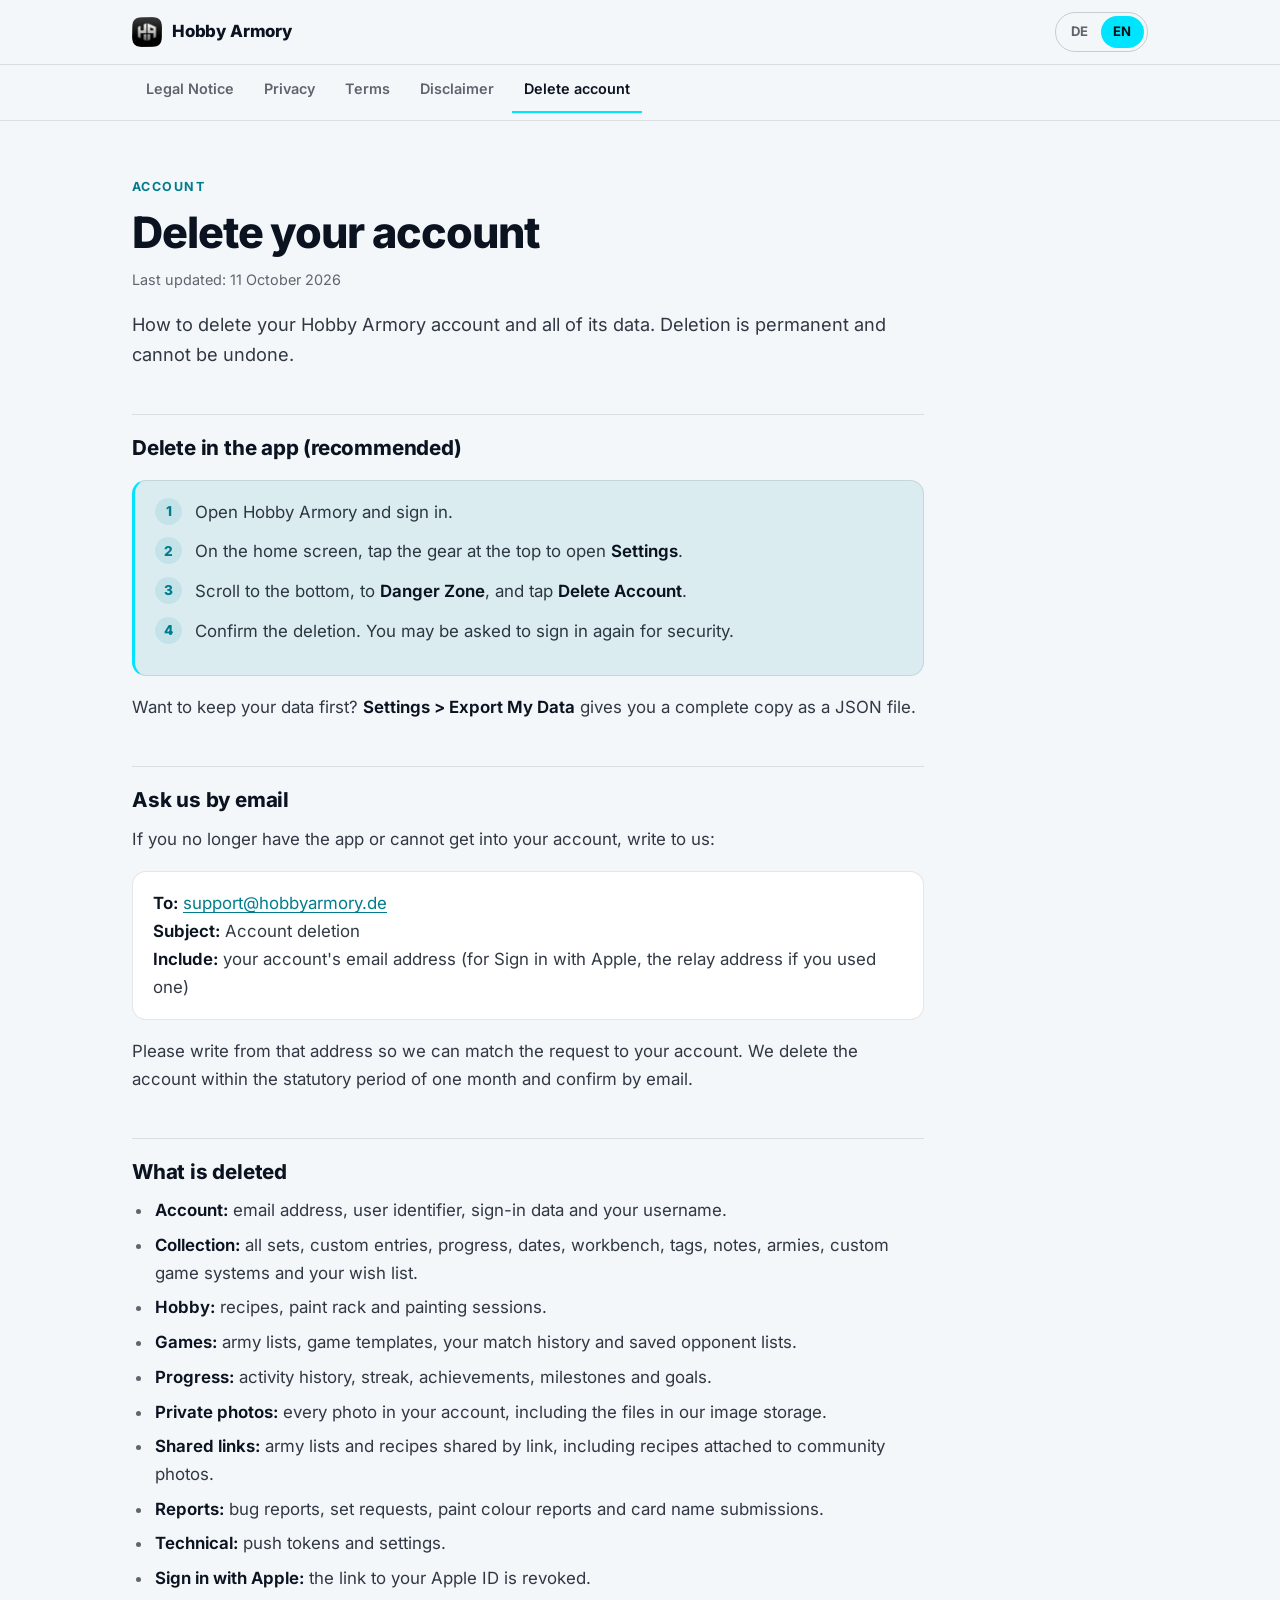
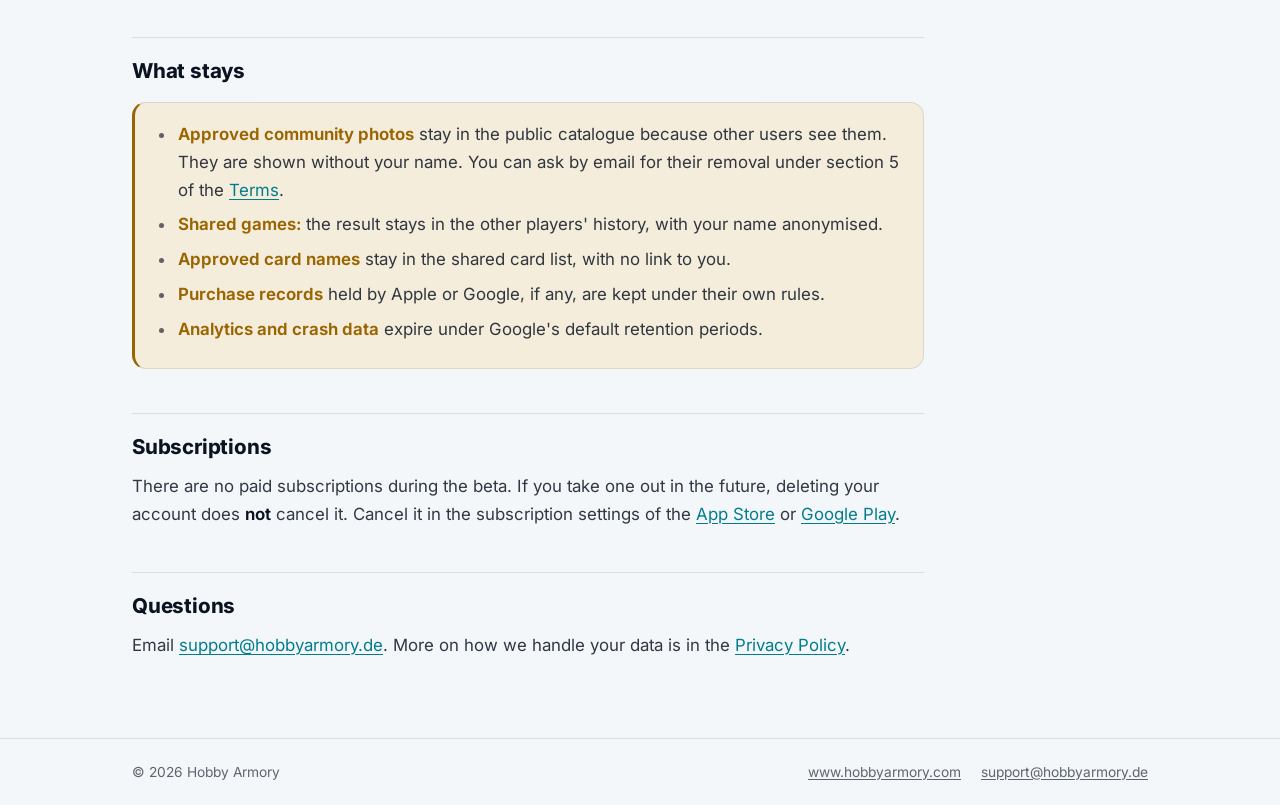
<file: delete-account.html>
<!DOCTYPE html>
<html lang="de" class="no-js">
<head>
<meta charset="utf-8">
<meta name="viewport" content="width=device-width, initial-scale=1">
<title>Konto löschen / Delete your account · Hobby Armory</title>
<meta name="title-de" content="Konto löschen · Hobby Armory">
<meta name="title-en" content="Delete your account · Hobby Armory">
<meta name="description" content="So löschen Sie Ihr Hobby-Armory-Konto und was dabei gelöscht wird. How to delete your Hobby Armory account and what gets deleted.">
<link rel="canonical" href="https://legal.hobbyarmory.de/delete-account">
<meta name="theme-color" content="#060B12">
<link rel="icon" type="image/png" href="/assets/favicon.png">
<link rel="apple-touch-icon" href="/assets/apple-touch-icon.png">
<link rel="stylesheet" href="/assets/legal.css">
<script>(function(){var d=document.documentElement,l=null;try{l=new URLSearchParams(location.search).get('lang')}catch(e){}if(!l)try{l=localStorage.getItem('legal-lang')}catch(e){}if(l!=='de'&&l!=='en')l=/^de\b/i.test(navigator.language||'')?'de':'en';d.classList.remove('no-js');d.classList.add('show-'+l);d.lang=l})();</script>
</head>
<body>
<header class="top"><div class="top-in">
<a class="brand" href="https://www.hobbyarmory.com/"><img src="/assets/logo.png" alt="" width="30" height="30">Hobby Armory</a>
<span class="spacer"></span>
<div class="langs" role="group" aria-label="Sprache / Language"><button type="button" data-lang="de" lang="de">DE</button><button type="button" data-lang="en" lang="en">EN</button></div>
</div></header>
<nav class="docs" aria-label="Rechtliches / Legal"><ul><li><a href="/impressum"><span class="l-de">Impressum</span><span class="l-en">Legal Notice</span></a></li><li><a href="/datenschutz"><span class="l-de">Datenschutz</span><span class="l-en">Privacy</span></a></li><li><a href="/agb"><span class="l-de">AGB</span><span class="l-en">Terms</span></a></li><li><a href="/disclaimer"><span class="l-de">Haftungsausschluss</span><span class="l-en">Disclaimer</span></a></li><li><a href="/delete-account" aria-current="page"><span class="l-de">Konto löschen</span><span class="l-en">Delete account</span></a></li></ul></nav>
<main>
<div class="doc">
<div>
<article id="art-de" class="l-de" lang="de">
<p class="eyebrow">Konto</p>
<h1>Konto löschen</h1>
<p class="meta">Stand: 11. Oktober 2026</p>
<p class="lead">So löschen Sie Ihr Hobby-Armory-Konto und alle zugehörigen Daten. Die Löschung ist endgültig und kann nicht rückgängig gemacht werden.</p>

<h2>In der App löschen (empfohlen)</h2>
<div class="card note">
<ol class="steps">
<li>Öffnen Sie Hobby Armory und melden Sie sich an.</li>
<li>Tippen Sie auf der Startseite oben auf das Zahnrad, um die <strong>Einstellungen</strong> zu öffnen.</li>
<li>Scrollen Sie ganz nach unten zum Bereich <strong>Danger Zone</strong> und tippen Sie auf <strong>Delete Account</strong>.</li>
<li>Bestätigen Sie die Löschung. Gegebenenfalls werden Sie gebeten, sich zur Sicherheit erneut anzumelden.</li>
</ol>
</div>
<p>Möchten Sie Ihre Daten vorher behalten? Unter <strong>Einstellungen &gt; Export My Data</strong> erhalten Sie eine vollständige Kopie als JSON-Datei.</p>

<h2>Per E-Mail löschen lassen</h2>
<p>Haben Sie die App nicht mehr oder keinen Zugriff auf Ihr Konto, schreiben Sie uns:</p>
<div class="card">
<p><strong>An:</strong> <a href="mailto:support@hobbyarmory.de?subject=Kontol%C3%B6schung">support@hobbyarmory.de</a><br>
<strong>Betreff:</strong> Kontolöschung<br>
<strong>Angeben:</strong> die E-Mail-Adresse Ihres Kontos (bei Anmeldung mit Apple gegebenenfalls die Relay-Adresse)</p>
</div>
<p>Bitte schreiben Sie von dieser Adresse aus, damit wir die Anfrage Ihrem Konto zuordnen können. Wir löschen das Konto innerhalb der gesetzlichen Frist von einem Monat und bestätigen Ihnen die Löschung per E-Mail.</p>

<h2>Was gelöscht wird</h2>
<ul>
<li><strong>Konto:</strong> E-Mail-Adresse, Nutzerkennung, Anmeldedaten und Ihr Nutzername.</li>
<li><strong>Sammlung:</strong> alle Sets, eigenen Einträge, Fortschritte, Daten, Werkbank, Tags, Notizen, Armeen, eigenen Spielsysteme und die Wunschliste.</li>
<li><strong>Hobby:</strong> Rezepte, Farbregal und Malsitzungen.</li>
<li><strong>Spiele:</strong> Armeelisten, Spielvorlagen, Ihre Spielhistorie und gespeicherte Gegnerlisten.</li>
<li><strong>Fortschritt:</strong> Aktivitätsverlauf, Streak, Erfolge, Meilensteine und Ziele.</li>
<li><strong>Private Fotos:</strong> alle Fotos in Ihrem Konto, auch die Dateien auf unserem Bildspeicher.</li>
<li><strong>Geteilte Links:</strong> per Link geteilte Armeelisten und Rezepte, einschließlich an Community-Fotos angehängter Rezepte.</li>
<li><strong>Meldungen:</strong> Fehlerberichte, Set-Anfragen, Farbmeldungen und Kartennamen-Einsendungen.</li>
<li><strong>Technisches:</strong> Push-Token und Einstellungen.</li>
<li><strong>Anmelden mit Apple:</strong> Die Verknüpfung mit Ihrer Apple-ID wird widerrufen.</li>
</ul>

<h2>Was erhalten bleibt</h2>
<div class="card warn">
<ul style="margin-bottom:0">
<li><strong>Freigegebene Community-Fotos</strong> bleiben im öffentlichen Katalog, weil andere Nutzer sie sehen. Sie werden ohne Ihren Namen angezeigt. Ihre Entfernung können Sie nach § 5 der <a href="/agb">AGB</a> per E-Mail verlangen.</li>
<li><strong>Gemeinsame Partien:</strong> Das Ergebnis bleibt in der Historie Ihrer Mitspieler erhalten, Ihr Name wird dort anonymisiert.</li>
<li><strong>Freigegebene Kartennamen</strong> bleiben in der allgemeinen Kartenliste, ohne Verbindung zu Ihnen.</li>
<li><strong>Kaufbelege</strong> bei Apple oder Google, sofern vorhanden, verwalten diese nach ihren eigenen Regeln.</li>
<li><strong>Analyse- und Absturzdaten</strong> laufen nach den Standardfristen von Google ab.</li>
</ul>
</div>

<h2>Abonnements</h2>
<p>Während der Beta-Phase gibt es keine kostenpflichtigen Abonnements. Sollten Sie künftig eines abschließen, kündigt die Kontolöschung es <strong>nicht</strong> automatisch. Kündigen Sie es dann in der Abonnementverwaltung des <a href="https://support.apple.com/de-de/118428" rel="noopener">App Store</a> oder von <a href="https://support.google.com/googleplay/answer/7018481?hl=de" rel="noopener">Google Play</a>.</p>

<h2>Fragen</h2>
<p>Schreiben Sie uns an <a href="mailto:support@hobbyarmory.de">support@hobbyarmory.de</a>. Mehr zum Umgang mit Ihren Daten steht in der <a href="/datenschutz">Datenschutzerklärung</a>.</p>
</article>
<article id="art-en" class="l-en" lang="en">
<p class="eyebrow">Account</p>
<h1>Delete your account</h1>
<p class="meta">Last updated: 11 October 2026</p>
<p class="lead">How to delete your Hobby Armory account and all of its data. Deletion is permanent and cannot be undone.</p>

<h2>Delete in the app (recommended)</h2>
<div class="card note">
<ol class="steps">
<li>Open Hobby Armory and sign in.</li>
<li>On the home screen, tap the gear at the top to open <strong>Settings</strong>.</li>
<li>Scroll to the bottom, to <strong>Danger Zone</strong>, and tap <strong>Delete Account</strong>.</li>
<li>Confirm the deletion. You may be asked to sign in again for security.</li>
</ol>
</div>
<p>Want to keep your data first? <strong>Settings &gt; Export My Data</strong> gives you a complete copy as a JSON file.</p>

<h2>Ask us by email</h2>
<p>If you no longer have the app or cannot get into your account, write to us:</p>
<div class="card">
<p><strong>To:</strong> <a href="mailto:support@hobbyarmory.de?subject=Account%20deletion">support@hobbyarmory.de</a><br>
<strong>Subject:</strong> Account deletion<br>
<strong>Include:</strong> your account's email address (for Sign in with Apple, the relay address if you used one)</p>
</div>
<p>Please write from that address so we can match the request to your account. We delete the account within the statutory period of one month and confirm by email.</p>

<h2>What is deleted</h2>
<ul>
<li><strong>Account:</strong> email address, user identifier, sign-in data and your username.</li>
<li><strong>Collection:</strong> all sets, custom entries, progress, dates, workbench, tags, notes, armies, custom game systems and your wish list.</li>
<li><strong>Hobby:</strong> recipes, paint rack and painting sessions.</li>
<li><strong>Games:</strong> army lists, game templates, your match history and saved opponent lists.</li>
<li><strong>Progress:</strong> activity history, streak, achievements, milestones and goals.</li>
<li><strong>Private photos:</strong> every photo in your account, including the files in our image storage.</li>
<li><strong>Shared links:</strong> army lists and recipes shared by link, including recipes attached to community photos.</li>
<li><strong>Reports:</strong> bug reports, set requests, paint colour reports and card name submissions.</li>
<li><strong>Technical:</strong> push tokens and settings.</li>
<li><strong>Sign in with Apple:</strong> the link to your Apple ID is revoked.</li>
</ul>

<h2>What stays</h2>
<div class="card warn">
<ul style="margin-bottom:0">
<li><strong>Approved community photos</strong> stay in the public catalogue because other users see them. They are shown without your name. You can ask by email for their removal under section 5 of the <a href="/agb">Terms</a>.</li>
<li><strong>Shared games:</strong> the result stays in the other players' history, with your name anonymised.</li>
<li><strong>Approved card names</strong> stay in the shared card list, with no link to you.</li>
<li><strong>Purchase records</strong> held by Apple or Google, if any, are kept under their own rules.</li>
<li><strong>Analytics and crash data</strong> expire under Google's default retention periods.</li>
</ul>
</div>

<h2>Subscriptions</h2>
<p>There are no paid subscriptions during the beta. If you take one out in the future, deleting your account does <strong>not</strong> cancel it. Cancel it in the subscription settings of the <a href="https://support.apple.com/en-us/118428" rel="noopener">App Store</a> or <a href="https://support.google.com/googleplay/answer/7018481" rel="noopener">Google Play</a>.</p>

<h2>Questions</h2>
<p>Email <a href="mailto:support@hobbyarmory.de">support@hobbyarmory.de</a>. More on how we handle your data is in the <a href="/datenschutz">Privacy Policy</a>.</p>
</article>
</div>
</div>
</main>
<footer><div class="foot-in">
<span>© 2026 Hobby Armory</span>
<span class="spacer"></span>
<a href="https://www.hobbyarmory.com/">www.hobbyarmory.com</a>
<a href="mailto:support@hobbyarmory.de">support@hobbyarmory.de</a>
</div></footer>
<script src="/assets/legal.js" defer></script>
</body>
</html>
</file>
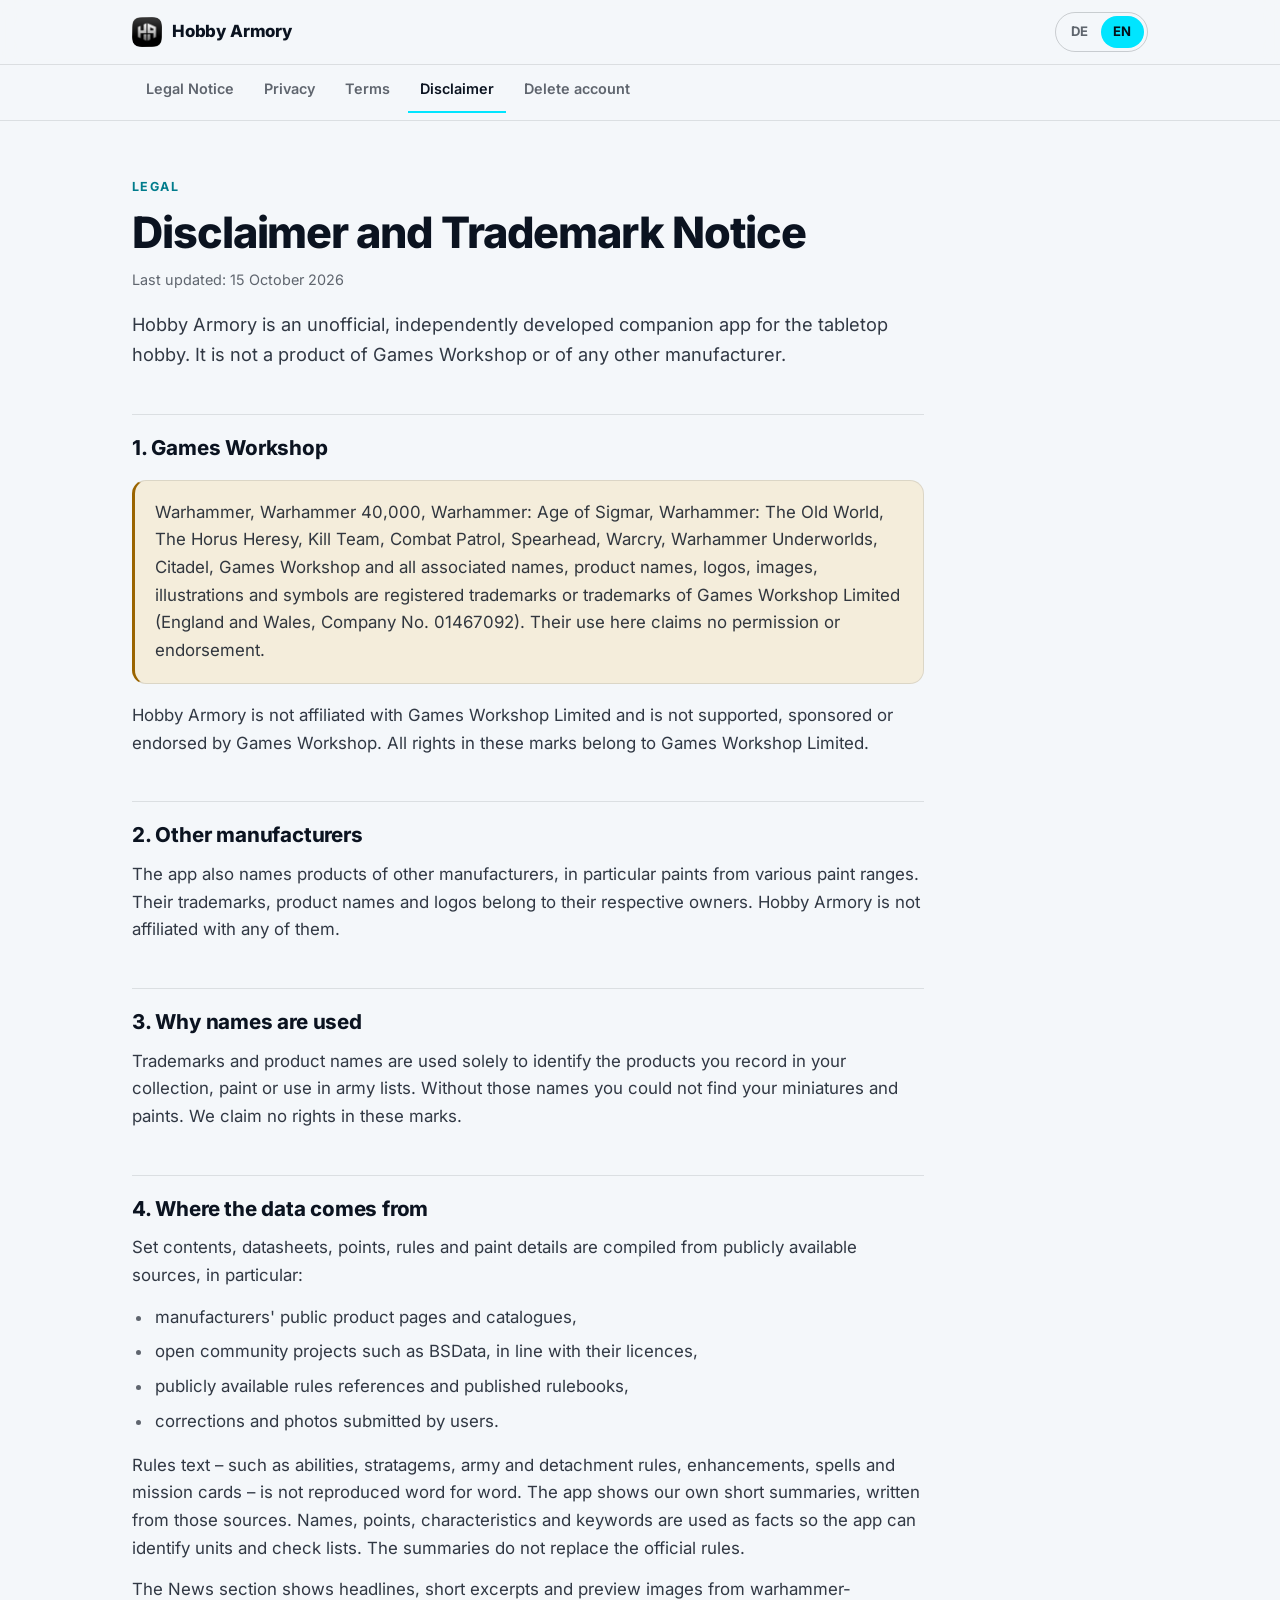
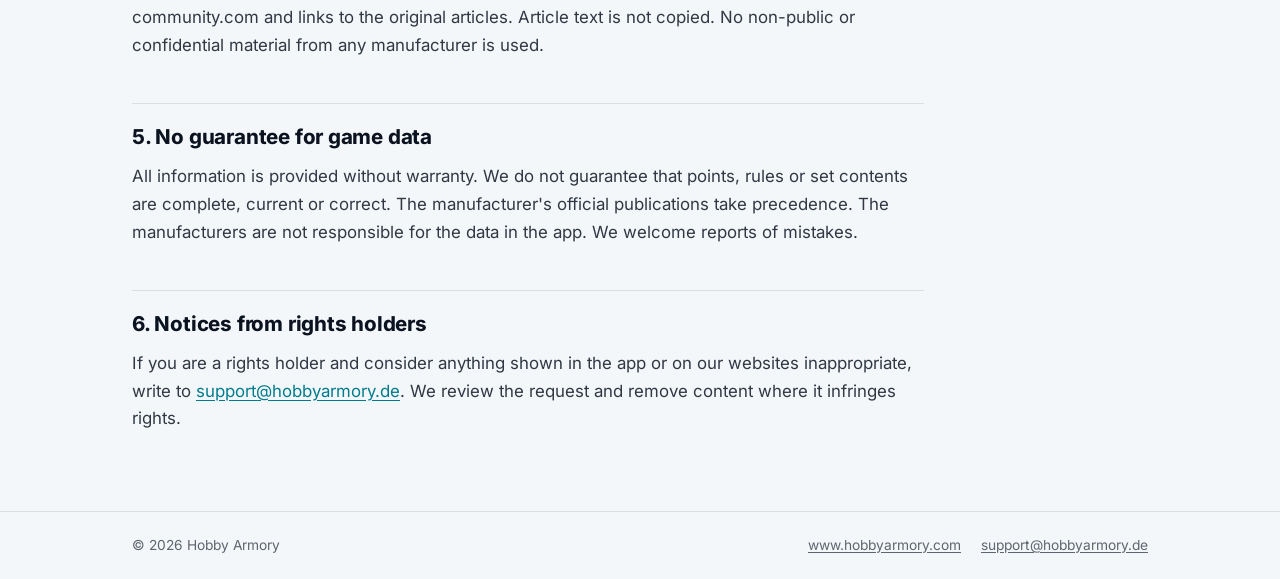
<file: disclaimer.html>
<!DOCTYPE html>
<html lang="de" class="no-js">
<head>
<meta charset="utf-8">
<meta name="viewport" content="width=device-width, initial-scale=1">
<title>Haftungsausschluss / Disclaimer · Hobby Armory</title>
<meta name="title-de" content="Haftungsausschluss · Hobby Armory">
<meta name="title-en" content="Disclaimer · Hobby Armory">
<meta name="description" content="Markenhinweis und Haftungsausschluss: Hobby Armory ist ein inoffizielles Fanprojekt. Trademark notice and disclaimer: Hobby Armory is an unofficial fan project.">
<link rel="canonical" href="https://legal.hobbyarmory.de/disclaimer">
<meta name="theme-color" content="#060B12">
<link rel="icon" type="image/png" href="/assets/favicon.png">
<link rel="apple-touch-icon" href="/assets/apple-touch-icon.png">
<link rel="stylesheet" href="/assets/legal.css">
<script>(function(){var d=document.documentElement,l=null;try{l=new URLSearchParams(location.search).get('lang')}catch(e){}if(!l)try{l=localStorage.getItem('legal-lang')}catch(e){}if(l!=='de'&&l!=='en')l=/^de\b/i.test(navigator.language||'')?'de':'en';d.classList.remove('no-js');d.classList.add('show-'+l);d.lang=l})();</script>
</head>
<body>
<header class="top"><div class="top-in">
<a class="brand" href="https://www.hobbyarmory.com/"><img src="/assets/logo.png" alt="" width="30" height="30">Hobby Armory</a>
<span class="spacer"></span>
<div class="langs" role="group" aria-label="Sprache / Language"><button type="button" data-lang="de" lang="de">DE</button><button type="button" data-lang="en" lang="en">EN</button></div>
</div></header>
<nav class="docs" aria-label="Rechtliches / Legal"><ul><li><a href="/impressum"><span class="l-de">Impressum</span><span class="l-en">Legal Notice</span></a></li><li><a href="/datenschutz"><span class="l-de">Datenschutz</span><span class="l-en">Privacy</span></a></li><li><a href="/agb"><span class="l-de">AGB</span><span class="l-en">Terms</span></a></li><li><a href="/disclaimer" aria-current="page"><span class="l-de">Haftungsausschluss</span><span class="l-en">Disclaimer</span></a></li><li><a href="/delete-account"><span class="l-de">Konto löschen</span><span class="l-en">Delete account</span></a></li></ul></nav>
<main>
<div class="doc">
<div>
<article id="art-de" class="l-de" lang="de">
<p class="eyebrow">Rechtliches</p>
<h1>Haftungsausschluss und Markenhinweis</h1>
<p class="meta">Stand: 15. Oktober 2026</p>
<p class="lead">Hobby Armory ist eine inoffizielle, unabhängig entwickelte Begleit-App für das Tabletop-Hobby. Sie ist kein Produkt von Games Workshop oder eines anderen Herstellers.</p>

<h2>1. Games Workshop</h2>
<div class="card warn">
<p>Warhammer, Warhammer 40,000, Warhammer: Age of Sigmar, Warhammer: The Old World, The Horus Heresy, Kill Team, Combat Patrol, Spearhead, Warcry, Warhammer Underworlds, Citadel, Games Workshop sowie alle zugehörigen Namen, Produktbezeichnungen, Logos, Bilder, Illustrationen und Symbole sind eingetragene Marken oder Marken von Games Workshop Limited (England und Wales, Company No. 01467092). Ihre Nennung hier behauptet weder eine Erlaubnis noch eine Billigung.</p>
</div>
<p>Hobby Armory steht in keiner Verbindung zu Games Workshop Limited und wird von Games Workshop weder unterstützt, gesponsert noch gebilligt. Alle Rechte an diesen Marken liegen bei Games Workshop Limited.</p>

<h2>2. Andere Hersteller</h2>
<p>Die App nennt auch Produkte anderer Hersteller, insbesondere Farben verschiedener Farbhersteller. Deren Marken, Produktnamen und Logos gehören den jeweiligen Inhabern. Hobby Armory steht mit keinem dieser Hersteller in Verbindung.</p>

<h2>3. Warum Namen genannt werden</h2>
<p>Marken- und Produktnamen werden ausschließlich verwendet, um die Produkte zu bezeichnen, die Sie in Ihrer Sammlung erfassen, bemalen oder in Armeelisten nutzen. Ohne diese Namen könnten Sie Ihre Miniaturen und Farben nicht wiederfinden. Wir beanspruchen keine Rechte an diesen Marken.</p>

<h2>4. Herkunft der Daten</h2>
<p>Setinhalte, Datenblätter, Punktwerte, Regeln und Farbangaben werden aus öffentlich zugänglichen Quellen zusammengestellt, insbesondere aus:</p>
<ul>
<li>öffentlichen Produktseiten und Katalogen der Hersteller,</li>
<li>offenen Community-Projekten wie BSData, unter Beachtung ihrer Lizenzen,</li>
<li>öffentlich zugänglichen Regelübersichten und veröffentlichten Regelwerken,</li>
<li>Korrekturen und Fotos, die Nutzer einreichen.</li>
</ul>
<p>Regeltexte – etwa Fähigkeiten, Stratagems, Armee- und Kontingentregeln, Aufwertungen, Zauber und Missionskarten – geben wir nicht im Wortlaut wieder. Die App zeigt eigene, kurze Zusammenfassungen, die wir aus den Quellen erstellen. Namen, Punktwerte, Profilwerte und Schlüsselwörter werden als Angaben übernommen, damit die App Einheiten und Listen richtig zuordnen kann. Die Zusammenfassungen ersetzen nicht die offiziellen Regeln.</p>
<p>Der News-Bereich zeigt Überschriften, Kurztexte und Vorschaubilder von warhammer-community.com und verlinkt auf die Originalartikel. Artikeltexte werden nicht kopiert. Nicht öffentliche oder vertrauliche Materialien eines Herstellers werden nicht verwendet.</p>

<h2>5. Keine Gewähr für Spieldaten</h2>
<p>Alle Angaben erfolgen ohne Gewähr. Wir garantieren nicht, dass Punktwerte, Regeln oder Setinhalte vollständig, aktuell oder richtig sind. Maßgeblich sind die offiziellen Veröffentlichungen des Herstellers. Die Hersteller sind für die Daten in der App nicht verantwortlich. Hinweise auf Fehler nehmen wir gern entgegen.</p>

<h2>6. Hinweise von Rechteinhabern</h2>
<p>Sind Sie Rechteinhaber und halten Sie eine Darstellung in der App oder auf unseren Websites für unangemessen, schreiben Sie uns an <a href="mailto:support@hobbyarmory.de">support@hobbyarmory.de</a>. Wir prüfen die Anfrage und entfernen Inhalte, soweit sie Rechte verletzen.</p>
</article>
<article id="art-en" class="l-en" lang="en">
<p class="eyebrow">Legal</p>
<h1>Disclaimer and Trademark Notice</h1>
<p class="meta">Last updated: 15 October 2026</p>
<p class="lead">Hobby Armory is an unofficial, independently developed companion app for the tabletop hobby. It is not a product of Games Workshop or of any other manufacturer.</p>

<h2>1. Games Workshop</h2>
<div class="card warn">
<p>Warhammer, Warhammer 40,000, Warhammer: Age of Sigmar, Warhammer: The Old World, The Horus Heresy, Kill Team, Combat Patrol, Spearhead, Warcry, Warhammer Underworlds, Citadel, Games Workshop and all associated names, product names, logos, images, illustrations and symbols are registered trademarks or trademarks of Games Workshop Limited (England and Wales, Company No. 01467092). Their use here claims no permission or endorsement.</p>
</div>
<p>Hobby Armory is not affiliated with Games Workshop Limited and is not supported, sponsored or endorsed by Games Workshop. All rights in these marks belong to Games Workshop Limited.</p>

<h2>2. Other manufacturers</h2>
<p>The app also names products of other manufacturers, in particular paints from various paint ranges. Their trademarks, product names and logos belong to their respective owners. Hobby Armory is not affiliated with any of them.</p>

<h2>3. Why names are used</h2>
<p>Trademarks and product names are used solely to identify the products you record in your collection, paint or use in army lists. Without those names you could not find your miniatures and paints. We claim no rights in these marks.</p>

<h2>4. Where the data comes from</h2>
<p>Set contents, datasheets, points, rules and paint details are compiled from publicly available sources, in particular:</p>
<ul>
<li>manufacturers' public product pages and catalogues,</li>
<li>open community projects such as BSData, in line with their licences,</li>
<li>publicly available rules references and published rulebooks,</li>
<li>corrections and photos submitted by users.</li>
</ul>
<p>Rules text – such as abilities, stratagems, army and detachment rules, enhancements, spells and mission cards – is not reproduced word for word. The app shows our own short summaries, written from those sources. Names, points, characteristics and keywords are used as facts so the app can identify units and check lists. The summaries do not replace the official rules.</p>
<p>The News section shows headlines, short excerpts and preview images from warhammer-community.com and links to the original articles. Article text is not copied. No non-public or confidential material from any manufacturer is used.</p>

<h2>5. No guarantee for game data</h2>
<p>All information is provided without warranty. We do not guarantee that points, rules or set contents are complete, current or correct. The manufacturer's official publications take precedence. The manufacturers are not responsible for the data in the app. We welcome reports of mistakes.</p>

<h2>6. Notices from rights holders</h2>
<p>If you are a rights holder and consider anything shown in the app or on our websites inappropriate, write to <a href="mailto:support@hobbyarmory.de">support@hobbyarmory.de</a>. We review the request and remove content where it infringes rights.</p>
</article>
</div>
</div>
</main>
<footer><div class="foot-in">
<span>© 2026 Hobby Armory</span>
<span class="spacer"></span>
<a href="https://www.hobbyarmory.com/">www.hobbyarmory.com</a>
<a href="mailto:support@hobbyarmory.de">support@hobbyarmory.de</a>
</div></footer>
<script src="/assets/legal.js" defer></script>
</body>
</html>
</file>
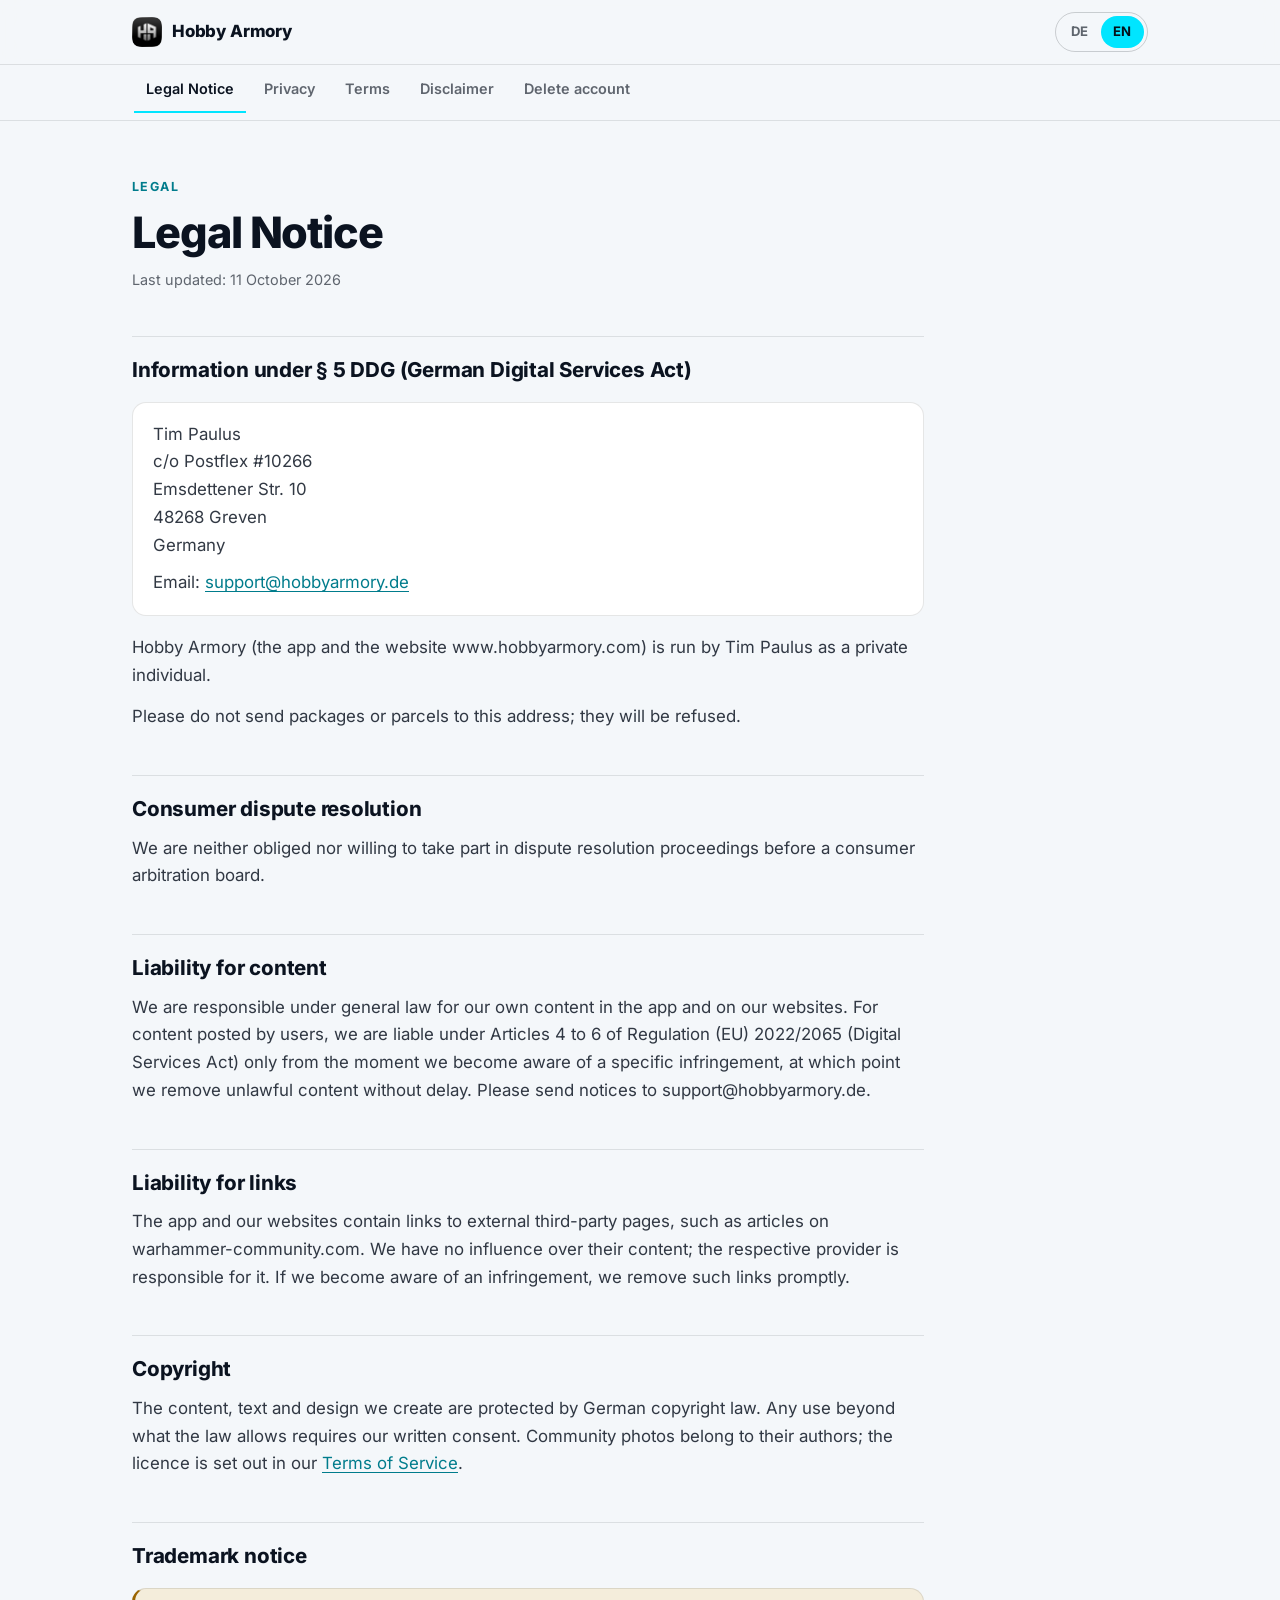
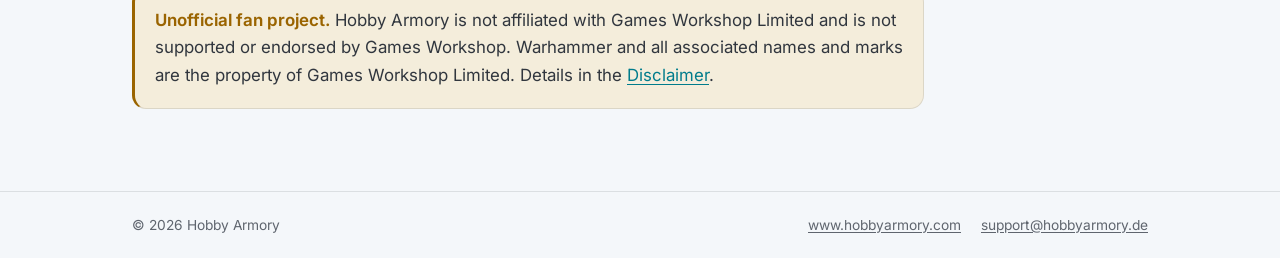
<file: impressum.html>
<!DOCTYPE html>
<html lang="de" class="no-js">
<head>
<meta charset="utf-8">
<meta name="viewport" content="width=device-width, initial-scale=1">
<title>Impressum / Legal Notice · Hobby Armory</title>
<meta name="title-de" content="Impressum · Hobby Armory">
<meta name="title-en" content="Legal Notice · Hobby Armory">
<meta name="description" content="Impressum von Hobby Armory: Anbieterangaben, Kontakt und Haftungshinweise. Legal notice for Hobby Armory: provider details, contact and liability notes.">
<link rel="canonical" href="https://legal.hobbyarmory.de/impressum">
<meta name="theme-color" content="#060B12">
<link rel="icon" type="image/png" href="/assets/favicon.png">
<link rel="apple-touch-icon" href="/assets/apple-touch-icon.png">
<link rel="stylesheet" href="/assets/legal.css">
<script>(function(){var d=document.documentElement,l=null;try{l=new URLSearchParams(location.search).get('lang')}catch(e){}if(!l)try{l=localStorage.getItem('legal-lang')}catch(e){}if(l!=='de'&&l!=='en')l=/^de\b/i.test(navigator.language||'')?'de':'en';d.classList.remove('no-js');d.classList.add('show-'+l);d.lang=l})();</script>
</head>
<body>
<header class="top"><div class="top-in">
<a class="brand" href="https://www.hobbyarmory.com/"><img src="/assets/logo.png" alt="" width="30" height="30">Hobby Armory</a>
<span class="spacer"></span>
<div class="langs" role="group" aria-label="Sprache / Language"><button type="button" data-lang="de" lang="de">DE</button><button type="button" data-lang="en" lang="en">EN</button></div>
</div></header>
<nav class="docs" aria-label="Rechtliches / Legal"><ul><li><a href="/impressum" aria-current="page"><span class="l-de">Impressum</span><span class="l-en">Legal Notice</span></a></li><li><a href="/datenschutz"><span class="l-de">Datenschutz</span><span class="l-en">Privacy</span></a></li><li><a href="/agb"><span class="l-de">AGB</span><span class="l-en">Terms</span></a></li><li><a href="/disclaimer"><span class="l-de">Haftungsausschluss</span><span class="l-en">Disclaimer</span></a></li><li><a href="/delete-account"><span class="l-de">Konto löschen</span><span class="l-en">Delete account</span></a></li></ul></nav>
<main>
<div class="doc">
<div>
<article id="art-de" class="l-de" lang="de">
<p class="eyebrow">Rechtliches</p>
<h1>Impressum</h1>
<p class="meta">Stand: 11. Oktober 2026</p>

<h2>Angaben gemäß § 5 DDG</h2>
<div class="card">
<address>Tim Paulus<br>c/o Postflex #10266<br>Emsdettener Str. 10<br>48268 Greven<br>Deutschland</address>
<p style="margin-top:10px">E-Mail: <a href="mailto:support@hobbyarmory.de">support@hobbyarmory.de</a></p>
</div>
<p>Hobby Armory (App und Website www.hobbyarmory.com) wird von Tim Paulus als Privatperson betrieben.</p>
<p>Bitte senden Sie keine Pakete oder Päckchen an diese Anschrift; ihre Annahme wird verweigert.</p>

<h2>Verbraucherstreitbeilegung</h2>
<p>Wir sind nicht verpflichtet und nicht bereit, an einem Streitbeilegungsverfahren vor einer Verbraucherschlichtungsstelle teilzunehmen.</p>

<h2>Haftung für Inhalte</h2>
<p>Für eigene Inhalte in der App und auf unseren Websites sind wir nach den allgemeinen Gesetzen verantwortlich. Für Inhalte, die Nutzer einstellen, haften wir nach Maßgabe der Art. 4 bis 6 der Verordnung (EU) 2022/2065 (Digital Services Act) erst ab dem Zeitpunkt, zu dem wir von einer konkreten Rechtsverletzung Kenntnis erlangen. Rechtswidrige Inhalte entfernen wir dann unverzüglich. Hinweise senden Sie bitte an support@hobbyarmory.de.</p>

<h2>Haftung für Links</h2>
<p>Die App und unsere Websites enthalten Links zu externen Seiten Dritter, etwa zu Artikeln auf warhammer-community.com. Auf deren Inhalte haben wir keinen Einfluss; verantwortlich ist der jeweilige Anbieter. Bei Bekanntwerden von Rechtsverletzungen entfernen wir solche Links umgehend.</p>

<h2>Urheberrecht</h2>
<p>Die von uns erstellten Inhalte, Texte und Gestaltungen unterliegen dem deutschen Urheberrecht. Eine Verwertung außerhalb der gesetzlichen Grenzen bedarf unserer schriftlichen Zustimmung. Fotos aus der Community gehören ihren Urhebern; die Nutzungsrechte regeln unsere <a href="/agb">AGB</a>.</p>

<h2>Markenhinweis</h2>
<div class="card warn">
<p><strong>Inoffizielles Fanprojekt.</strong> Hobby Armory steht in keiner Verbindung zu Games Workshop Limited und wird von Games Workshop weder unterstützt noch gebilligt. Warhammer und alle zugehörigen Namen und Marken sind Eigentum von Games Workshop Limited. Einzelheiten im <a href="/disclaimer">Haftungsausschluss</a>.</p>
</div>
</article>
<article id="art-en" class="l-en" lang="en">
<p class="eyebrow">Legal</p>
<h1>Legal Notice</h1>
<p class="meta">Last updated: 11 October 2026</p>

<h2>Information under § 5 DDG (German Digital Services Act)</h2>
<div class="card">
<address>Tim Paulus<br>c/o Postflex #10266<br>Emsdettener Str. 10<br>48268 Greven<br>Germany</address>
<p style="margin-top:10px">Email: <a href="mailto:support@hobbyarmory.de">support@hobbyarmory.de</a></p>
</div>
<p>Hobby Armory (the app and the website www.hobbyarmory.com) is run by Tim Paulus as a private individual.</p>
<p>Please do not send packages or parcels to this address; they will be refused.</p>

<h2>Consumer dispute resolution</h2>
<p>We are neither obliged nor willing to take part in dispute resolution proceedings before a consumer arbitration board.</p>

<h2>Liability for content</h2>
<p>We are responsible under general law for our own content in the app and on our websites. For content posted by users, we are liable under Articles 4 to 6 of Regulation (EU) 2022/2065 (Digital Services Act) only from the moment we become aware of a specific infringement, at which point we remove unlawful content without delay. Please send notices to support@hobbyarmory.de.</p>

<h2>Liability for links</h2>
<p>The app and our websites contain links to external third-party pages, such as articles on warhammer-community.com. We have no influence over their content; the respective provider is responsible for it. If we become aware of an infringement, we remove such links promptly.</p>

<h2>Copyright</h2>
<p>The content, text and design we create are protected by German copyright law. Any use beyond what the law allows requires our written consent. Community photos belong to their authors; the licence is set out in our <a href="/agb">Terms of Service</a>.</p>

<h2>Trademark notice</h2>
<div class="card warn">
<p><strong>Unofficial fan project.</strong> Hobby Armory is not affiliated with Games Workshop Limited and is not supported or endorsed by Games Workshop. Warhammer and all associated names and marks are the property of Games Workshop Limited. Details in the <a href="/disclaimer">Disclaimer</a>.</p>
</div>
</article>
</div>
</div>
</main>
<footer><div class="foot-in">
<span>© 2026 Hobby Armory</span>
<span class="spacer"></span>
<a href="https://www.hobbyarmory.com/">www.hobbyarmory.com</a>
<a href="mailto:support@hobbyarmory.de">support@hobbyarmory.de</a>
</div></footer>
<script src="/assets/legal.js" defer></script>
</body>
</html>
</file>
<file: assets/legal.css>
/* Shared stylesheet for legal.hobbyarmory.de. Tokens mirror the marketing
   site (HobbyArmory-website/_src/site.css) so the two read as one brand. */

@font-face{
  font-family:'Inter';font-style:normal;font-weight:300 900;font-display:swap;
  src:url('fonts/inter-latin-var.woff2') format('woff2');
  unicode-range:U+0000-00FF,U+0131,U+0152-0153,U+02BB-02BC,U+02C6,U+02DA,U+02DC,U+0304,U+0308,U+0329,U+2000-206F,U+20AC,U+2122,U+2191,U+2193,U+2212,U+2215,U+FEFF,U+FFFD;
}
@font-face{
  font-family:'Inter';font-style:normal;font-weight:300 900;font-display:swap;
  src:url('fonts/inter-latin-ext-var.woff2') format('woff2');
  unicode-range:U+0100-02BA,U+02BD-02C5,U+02C7-02CC,U+02CE-02D7,U+02DD-02FF,U+1D00-1DBF,U+1E00-1E9F,U+1EF2-1EFF,U+2020,U+20A0-20AB,U+20AD-20C0,U+2113,U+2C60-2C7F,U+A720-A7FF;
}

:root{
  --bg:#060B12;
  --surface:#0E1724;
  --surface-2:#132033;
  --line:rgba(255,255,255,.10);
  --line-hi:rgba(255,255,255,.18);
  --text:#fff;
  --text-80:rgba(255,255,255,.82);
  --text-65:rgba(255,255,255,.65);
  --accent:#00E5FF;
  --accent-ink:#00E5FF;
  --accent-dim:rgba(0,229,255,.12);
  --warn:#F5B942;
  --warn-dim:rgba(245,185,66,.10);
  --danger:#FF7A7A;
  --danger-dim:rgba(255,122,122,.10);
  --font:'Inter',system-ui,-apple-system,'Segoe UI',Roboto,sans-serif;
  --gutter:clamp(1rem,.6rem + 2vw,2rem);
  --r:14px;
  color-scheme:dark;
}
@media (prefers-color-scheme:light){
  :root{
    --bg:#F4F7FA;
    --surface:#FFFFFF;
    --surface-2:#EEF3F7;
    --line:rgba(6,11,18,.10);
    --line-hi:rgba(6,11,18,.18);
    --text:#0B1320;
    --text-80:rgba(11,19,32,.84);
    --text-65:rgba(11,19,32,.64);
    --accent-ink:#007C8C;
    --accent-dim:rgba(0,150,170,.10);
    --warn:#9A6400;
    --warn-dim:rgba(245,185,66,.16);
    --danger:#B42318;
    --danger-dim:rgba(180,35,24,.08);
    color-scheme:light;
  }
}

*,*::before,*::after{box-sizing:border-box;margin:0;padding:0}
html{-webkit-text-size-adjust:100%;scroll-behavior:smooth;scroll-padding-top:84px}
body{font-family:var(--font);font-size:clamp(.98rem,.95rem + .15vw,1.05rem);line-height:1.65;color:var(--text-80);background:var(--bg);min-height:100dvh;display:flex;flex-direction:column}
a{color:var(--accent-ink);text-underline-offset:.18em}
a:hover{text-decoration-thickness:2px}
:focus-visible{outline:2px solid var(--accent);outline-offset:3px;border-radius:6px}

/* Language: the head script sets html.show-de / html.show-en. Without it,
   both languages show, one under the other. */
html.show-de .l-en,html.show-en .l-de{display:none !important}

/* —— Top bar —— */
.top{position:sticky;top:0;z-index:10;background:color-mix(in srgb,var(--bg) 86%,transparent);backdrop-filter:blur(14px);-webkit-backdrop-filter:blur(14px);border-bottom:1px solid var(--line)}
.top-in{max-width:1080px;margin:0 auto;padding:12px var(--gutter);display:flex;align-items:center;gap:16px}
.brand{display:flex;align-items:center;gap:10px;color:var(--text);text-decoration:none;font-weight:800;letter-spacing:-.01em}
.brand img{width:30px;height:30px;border-radius:8px}
.top .spacer{flex:1}
.langs{display:flex;border:1px solid var(--line-hi);border-radius:999px;padding:3px}
.langs button{font:inherit;font-size:.82rem;font-weight:700;letter-spacing:.04em;color:var(--text-65);background:none;border:0;border-radius:999px;padding:5px 12px;cursor:pointer}
.langs button[aria-pressed="true"]{background:var(--accent);color:#04121A}
.no-js .langs{display:none}

/* —— Document tabs —— */
.docs{border-bottom:1px solid var(--line)}
.docs ul{max-width:1080px;margin:0 auto;padding:0 var(--gutter);list-style:none;display:flex;gap:4px;overflow-x:auto;scrollbar-width:none}
.docs ul::-webkit-scrollbar{display:none}
.docs a{display:block;white-space:nowrap;padding:12px 12px 11px;font-size:.9rem;font-weight:600;color:var(--text-65);text-decoration:none;border-bottom:2px solid transparent}
.docs a:hover{color:var(--text)}
.docs a[aria-current="page"]{color:var(--text);border-bottom-color:var(--accent)}

/* —— Layout —— */
main{flex:1;width:100%;max-width:1080px;margin:0 auto;padding:clamp(28px,5vw,56px) var(--gutter) 64px}
.doc{display:grid;grid-template-columns:minmax(0,1fr);gap:40px}
.doc.has-toc{grid-template-columns:220px minmax(0,1fr)}
@media (max-width:860px){.doc.has-toc{grid-template-columns:minmax(0,1fr);gap:8px}}
article{max-width:72ch;min-width:0}

.eyebrow{font-size:.78rem;font-weight:700;letter-spacing:.12em;text-transform:uppercase;color:var(--accent-ink);margin-bottom:10px}
h1{font-size:clamp(1.9rem,1.4rem + 2vw,2.7rem);line-height:1.12;letter-spacing:-.025em;color:var(--text);font-weight:800}
.meta{margin-top:12px;font-size:.9rem;color:var(--text-65)}
.lead{margin-top:18px;font-size:1.08em;color:var(--text-80)}
h2{font-size:1.28rem;line-height:1.3;letter-spacing:-.01em;color:var(--text);font-weight:750;margin:44px 0 12px;padding-top:20px;border-top:1px solid var(--line)}
h3{font-size:1.02rem;color:var(--text);font-weight:700;margin:24px 0 8px}
p{margin:0 0 14px}
ul,ol{margin:0 0 16px 1.25em}
li{margin-bottom:7px;padding-left:2px}
li::marker{color:var(--text-65)}
strong{color:var(--text);font-weight:650}
address{font-style:normal}

/* —— Boxes —— */
.card{background:var(--surface);border:1px solid var(--line);border-radius:var(--r);padding:18px 20px;margin:18px 0}
.card > :last-child{margin-bottom:0}
.note{border-left:3px solid var(--accent);background:var(--accent-dim)}
.warn{border-left:3px solid var(--warn);background:var(--warn-dim)}
.warn strong{color:var(--warn)}
.danger{border-left:3px solid var(--danger);background:var(--danger-dim)}
.danger strong{color:var(--danger)}
.steps{counter-reset:s;list-style:none;margin-left:0}
.steps li{counter-increment:s;position:relative;padding-left:40px;margin-bottom:12px}
.steps li::before{content:counter(s);position:absolute;left:0;top:-1px;width:27px;height:27px;border-radius:50%;background:var(--accent-dim);color:var(--accent-ink);font-weight:800;font-size:.85rem;display:grid;place-items:center}

/* —— Tables (processors) —— */
.table-wrap{overflow-x:auto;margin:16px 0 20px;border:1px solid var(--line);border-radius:var(--r)}
table{border-collapse:collapse;width:100%;font-size:.92rem}
th,td{text-align:left;vertical-align:top;padding:11px 14px;border-bottom:1px solid var(--line)}
th{color:var(--text);font-weight:700;background:var(--surface-2);white-space:nowrap}
tr:last-child td{border-bottom:0}

/* —— Table of contents —— */
.toc{position:sticky;top:96px;align-self:start;font-size:.88rem}
.toc .toc-title{font-size:.74rem;font-weight:700;letter-spacing:.12em;text-transform:uppercase;color:var(--text-65);margin-bottom:10px}
.toc ol{list-style:none;margin:0;border-left:1px solid var(--line)}
.toc li{margin:0}
.toc a{display:block;padding:5px 0 5px 14px;margin-left:-1px;border-left:2px solid transparent;color:var(--text-65);text-decoration:none;line-height:1.35}
.toc a:hover{color:var(--text)}
.toc a.on{color:var(--text);border-left-color:var(--accent)}
.toc:empty{display:none}
.toc summary{list-style:none;cursor:pointer}
.toc summary::-webkit-details-marker{display:none}
@media (min-width:861px){.toc summary{pointer-events:none}}
@media (max-width:860px){
  .toc summary{margin-bottom:0;display:flex;justify-content:space-between;align-items:center}
  .toc summary::after{content:'+';font-size:1.1rem;font-weight:500}
  .toc details[open] summary{margin-bottom:10px}
  .toc details[open] summary::after{content:'\2212'}
}
@media (max-width:860px){
  .toc{position:static;background:var(--surface);border:1px solid var(--line);border-radius:var(--r);padding:14px 16px}
  .toc ol{columns:2;column-gap:20px;border-left:0}
  .toc a{padding-left:0;border-left:0}
}
@media (max-width:520px){.toc ol{columns:1}}

/* —— Footer —— */
footer{border-top:1px solid var(--line);font-size:.86rem;color:var(--text-65)}
.foot-in{max-width:1080px;margin:0 auto;padding:22px var(--gutter);display:flex;flex-wrap:wrap;gap:8px 20px;align-items:center}
.foot-in a{color:var(--text-65)}
.foot-in .spacer{flex:1}

@media print{
  :root{--bg:#fff;--surface:#fff;--surface-2:#f2f2f2;--text:#000;--text-80:#111;--text-65:#444;--line:#ccc;--accent-ink:#000}
  .top,.docs,.toc,footer{display:none}
  html.show-de .l-en,html.show-en .l-de{display:none !important}
  main{padding:0}
  h2{break-after:avoid}
}

/* —— Index page —— */
.hub-grid{display:grid;grid-template-columns:repeat(auto-fill,minmax(230px,1fr));gap:12px;margin-top:28px}
.card.hub{display:flex;flex-direction:column;gap:4px;margin:0;text-decoration:none;color:var(--text-65);font-size:.92rem;transition:border-color .15s}
.card.hub strong{font-size:1.05rem}
.card.hub:hover{border-color:var(--accent)}
</file>
